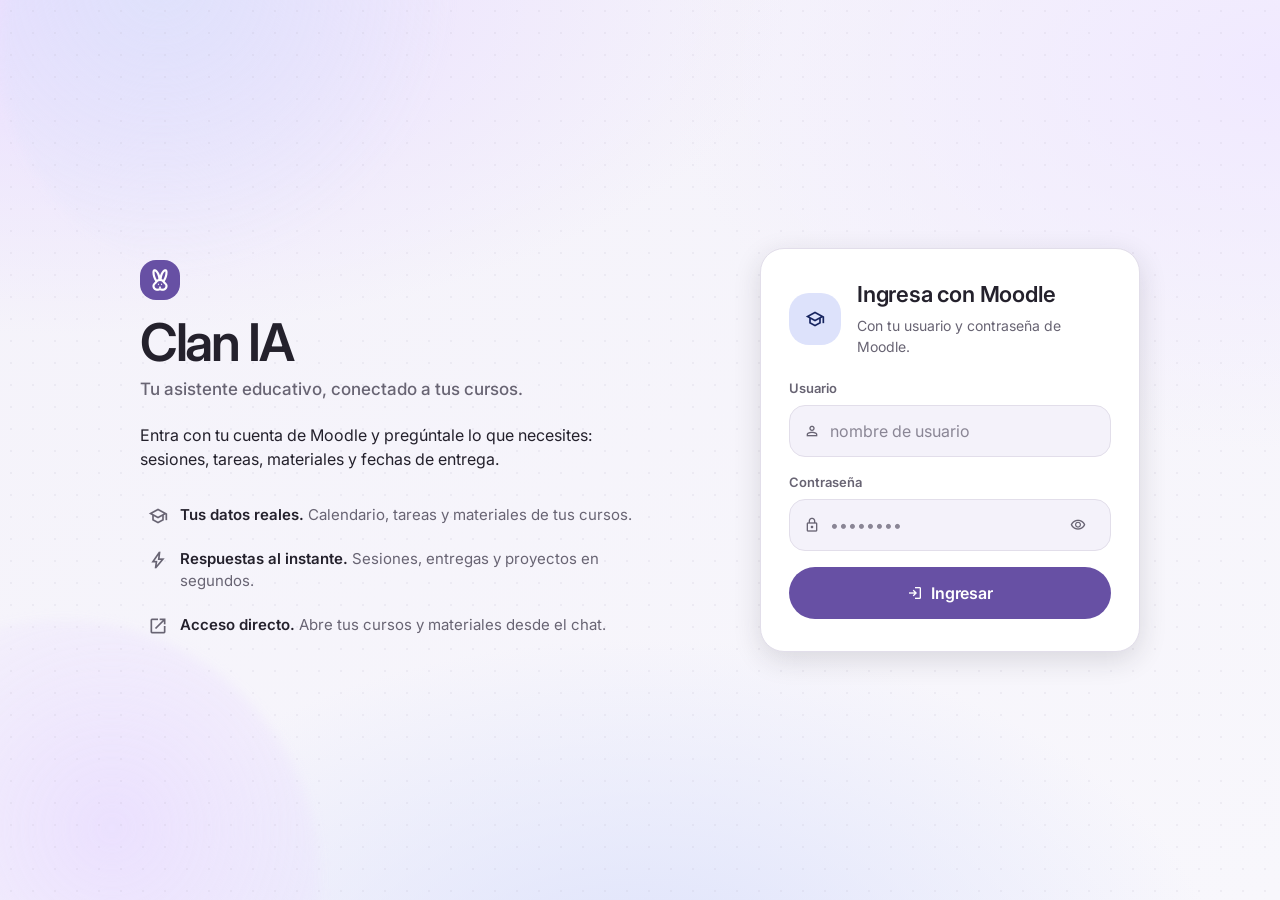
<file: index.html>
<!DOCTYPE html>
<html lang="es">
<head>
  <meta charset="UTF-8" />
  <meta name="viewport" content="width=device-width, initial-scale=1.0" />
  <title>Clan IA — Ingreso</title>
  <link rel="icon" type="image/svg+xml" href="/static/favicons/favicon.svg" />
  <link rel="icon" type="image/x-icon" href="/static/favicons/favicon.ico" />
  <link rel="apple-touch-icon" sizes="180x180" href="/static/favicons/apple-touch-icon.png" />
  <link rel="manifest" href="/static/site.webmanifest" />
  <meta name="theme-color" content="#6750A4" />
  <link rel="preconnect" href="https://fonts.googleapis.com" />
  <link rel="preconnect" href="https://fonts.gstatic.com" crossorigin />
  <link href="https://fonts.googleapis.com/css2?family=Inter:wght@400;500;600&display=swap" rel="stylesheet" />
  <link rel="stylesheet" href="https://fonts.googleapis.com/css2?family=Material+Symbols+Outlined:opsz,wght,FILL,GRAD@20..48,400..600,0,0" />
  <link rel="stylesheet" href="/static/styles/tokens.css" />
  <link rel="stylesheet" href="/static/styles/components.css" />
  <link rel="stylesheet" href="/static/styles/chat.css" />
  <link rel="stylesheet" href="/static/styles/landing.css" />
  <link rel="stylesheet" href="/static/styles/responsive.css" />
</head>
<body>
<div class="app landing" id="app">
<main class="main landing">
      <section class="landing" id="landing" aria-labelledby="landingTitle">
        <div class="landing-inner">
          <div class="landing-hero">
            <div class="logo-tile brand landing-logo" aria-hidden="true">
              <span class="logo">cruelty_free</span>
            </div>
            <h1 class="landing-title" id="landingTitle">Clan IA</h1>
            <p class="landing-subtitle">Tu asistente educativo, conectado a tus cursos.</p>
            <p class="landing-lede">Entra con tu cuenta de Moodle y pregúntale lo que necesites: sesiones, tareas,
              materiales y fechas de entrega.</p>
            <ul class="landing-points">
              <li>
                <span class="ic" aria-hidden="true">school</span>
                <span><b>Tus datos reales.</b> Calendario, tareas y materiales de tus cursos.</span>
              </li>
              <li>
                <span class="ic" aria-hidden="true">bolt</span>
                <span><b>Respuestas al instante.</b> Sesiones, entregas y proyectos en segundos.</span>
              </li>
              <li>
                <span class="ic" aria-hidden="true">open_in_new</span>
                <span><b>Acceso directo.</b> Abre tus cursos y materiales desde el chat.</span>
              </li>
            </ul>
          </div>

          <div class="landing-card">
            <div class="landing-card-head">
              <span class="exp-tile secondary"><span class="ic">school</span></span>
              <div>
                <h2 class="landing-card-title">Ingresa con Moodle</h2>
                <p class="landing-card-sub">Con tu usuario y contraseña de Moodle.</p>
              </div>
            </div>
            <form class="ui-form ui-form-settings form-expressive" id="moodleForm" autocomplete="off">
              <label class="ui-field">
                <span class="ui-label">Usuario</span>
                <span class="ui-input-wrap">
                  <span class="ic sm">person</span>
                  <input class="ui-input" id="moodleUsername" type="text" autocomplete="username" spellcheck="false"
                    placeholder="nombre de usuario" required />
                </span>
              </label>
              <label class="ui-field">
                <span class="ui-label">Contraseña</span>
                <span class="ui-input-wrap">
                  <span class="ic sm">lock</span>
                  <input class="ui-input" id="moodlePassword" type="password" autocomplete="current-password"
                    placeholder="••••••••" required />
                  <button class="ui-input-action" id="togglePassword" type="button"
                    aria-label="Mostrar contraseña" aria-pressed="false">
                    <span class="ic sm">visibility</span>
                  </button>
                </span>
              </label>
              <p class="landing-status" id="moodleStatus" role="status" aria-live="polite" hidden></p>
              <div class="landing-form-actions">
                <button type="submit" class="ui-btn ui-btn-primary"><span class="ic sm">login</span> Ingresar</button>
              </div>
            </form>
          </div>
        </div>
      </section>
</main>
</div>
  <script type="module" src="/static/js/views/register.js"></script>
</body>
</html>
</file>
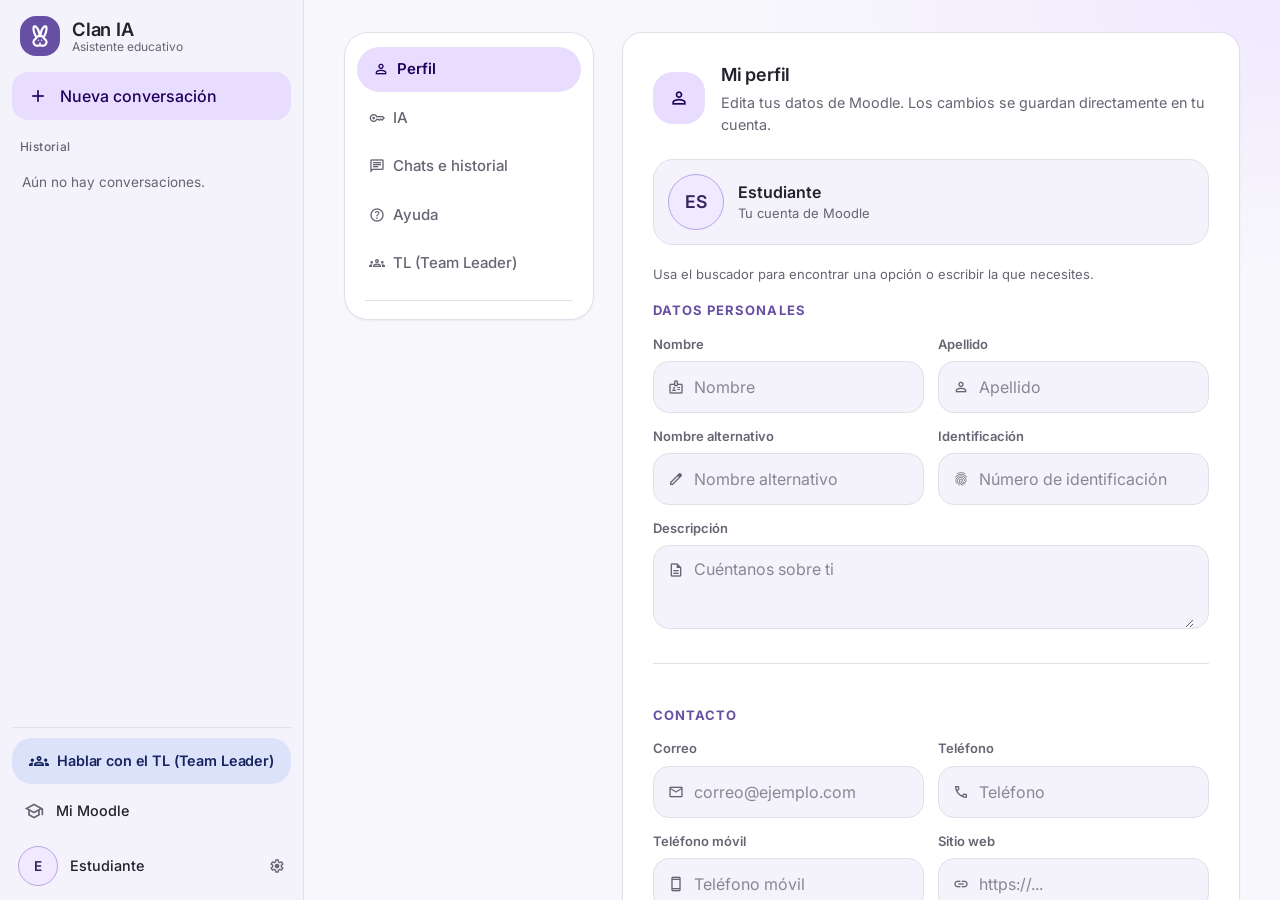
<file: settings/index.html>
<!DOCTYPE html>
<html lang="es"><head><meta charset="UTF-8" />
<meta http-equiv="refresh" content="0; url=/settings/ai/" />
<title>Clan IA — Configuración</title></head>
<body><p>Redirigiendo a <a href="/settings/ai/">configuración de IA</a>…</p>
<script>location.replace('/settings/profile/');</script></body></html>
</file>
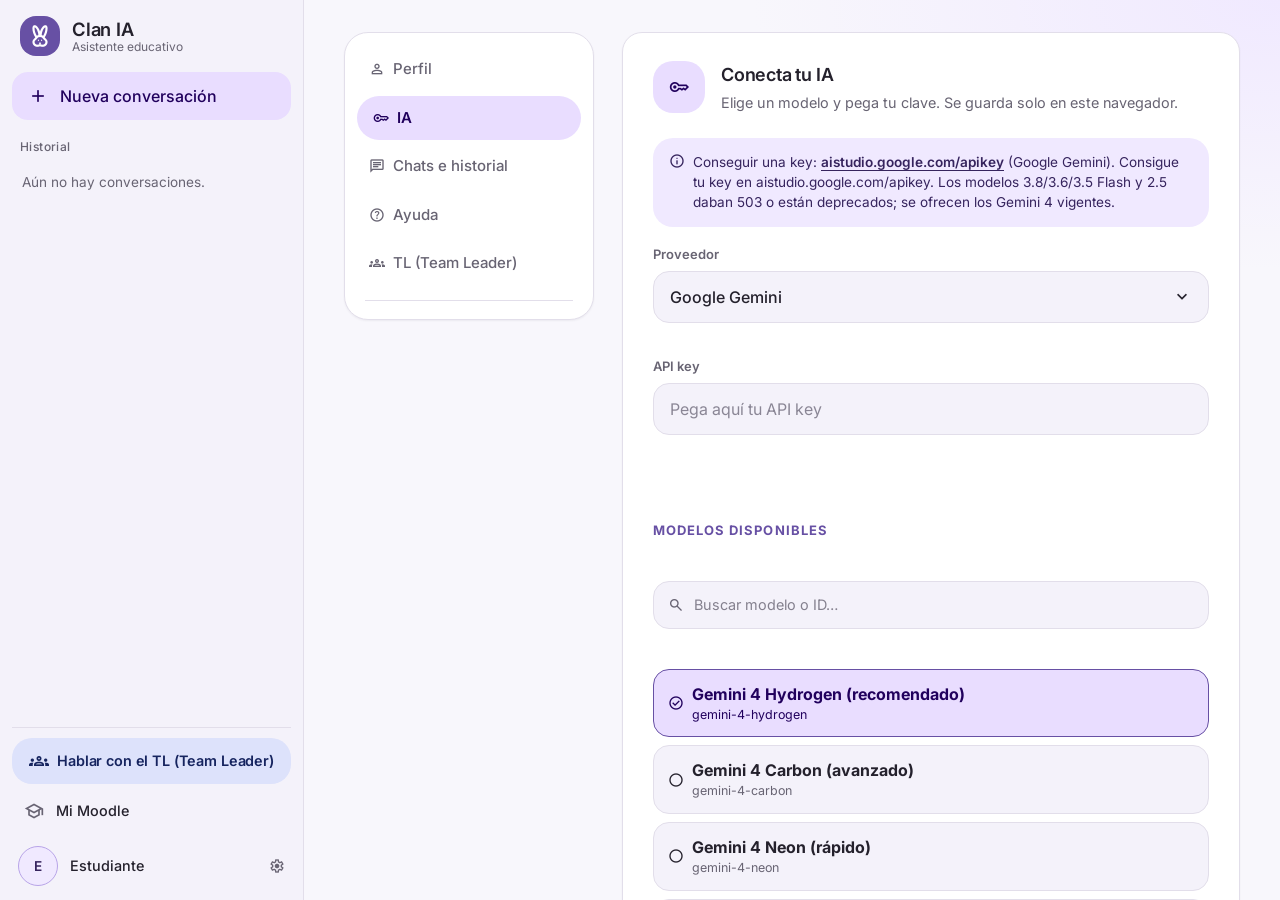
<file: settings/ai/index.html>
<!DOCTYPE html>
<html lang="es">
<head>
  <meta charset="UTF-8" />
  <meta name="viewport" content="width=device-width, initial-scale=1.0" />
  <title>Clan IA — IA</title>
  <link rel="icon" type="image/svg+xml" href="/static/favicons/favicon.svg" />
  <link rel="icon" type="image/x-icon" href="/static/favicons/favicon.ico" />
  <link rel="apple-touch-icon" sizes="180x180" href="/static/favicons/apple-touch-icon.png" />
  <link rel="manifest" href="/static/site.webmanifest" />
  <meta name="theme-color" content="#6750A4" />
  <link rel="preconnect" href="https://fonts.googleapis.com" />
  <link rel="preconnect" href="https://fonts.gstatic.com" crossorigin />
  <link href="https://fonts.googleapis.com/css2?family=Inter:wght@400;500;600&display=swap" rel="stylesheet" />
  <link rel="stylesheet" href="https://fonts.googleapis.com/css2?family=Material+Symbols+Outlined:opsz,wght,FILL,GRAD@20..48,400..600,0,0" />
  <link rel="stylesheet" href="/static/styles/tokens.css" />
  <link rel="stylesheet" href="/static/styles/components.css" />
  <link rel="stylesheet" href="/static/styles/chat.css" />
  <link rel="stylesheet" href="/static/styles/settings.css" />
  <link rel="stylesheet" href="/static/styles/responsive.css" />
</head>
<body>
<div class="app" id="app">
    <header class="mobile-topbar" id="mobileTopbar">
      <button class="logo-tile brand" id="mobileMenuBtn" type="button" aria-label="Abrir menú" aria-expanded="false"
        aria-controls="sidebar">
        <span class="logo" aria-hidden="true">cruelty_free</span>
      </button>
      <div class="brand-text">
        <span class="brand-name">Clan IA</span>
        <span class="brand-sub">Asistente educativo</span>
      </div>
      <div class="topbar-actions">
        <button class="mobile-top-icon" id="mobileNewChat" type="button" aria-label="Nueva conversación"><span
            class="ic">add</span></button>
        <button class="mobile-top-icon" id="mobileProfileBtn" type="button" aria-label="Abrir configuración de IA">
          <span class="mobile-avatar" id="mobileAvatar">ES</span>
        </button>
      </div>
    </header>
    <aside class="sidebar" id="sidebar" aria-label="Barra lateral">
      <div class="brand-row">
        <button class="logo-tile brand tip-r" id="menuToggle" type="button" aria-label="Desplegar menú lateral"
          aria-expanded="false" aria-controls="sidebar" data-tip="Menú lateral">
          <span class="logo" aria-hidden="true">cruelty_free</span>
        </button>
        <div class="brand-text">
          <span class="brand-name">Clan IA</span>
          <span class="brand-sub">Asistente educativo</span>
        </div>
      </div>

      <button class="new-chat" id="newChat"><span class="ic">add</span><span class="label">Nueva
          conversación</span></button>

      <div class="section-label">Historial</div>
      <nav class="history" id="history" aria-label="Historial de conversaciones"></nav>

      <div class="sidebar-footer">
        <a class="btn btn-tonal block" id="tlBtnSide" href="/settings/tl/"><span class="ic">groups</span><span class="label">Hablar con
            el TL (Team Leader)</span></a>
        <a class="nav-item" id="moodleBtnSide" href="https://moodle.riwi.io/my/" target="_blank" rel="noopener"><span class="ic">school</span><span class="label">Mi
            Moodle</span></a>
        <a class="nav-item" id="logoutBtnSide" href="/" hidden><span class="ic">logout</span><span
            class="label">Cerrar sesión de Moodle</span></a>
        <a class="profile" id="profileBtn" href="/settings/profile/"
          title="Abrir configuración de IA (se guarda en este navegador)"
          aria-label="Abrir configuración de IA del perfil">
          <div class="avatar-user" id="userAvatar" aria-hidden="true">ES</div>
          <div class="profile-text">
            <span class="profile-name" id="profileName">Estudiante</span>
          </div>
          <span class="ic sm profile-cog" aria-hidden="true">settings</span>
        </a>
      </div>
    </aside>
    <div class="scrim" id="scrim"></div>

<main class="main settings-main">
  <div class="settings-layout">
    <nav class="settings-nav" aria-label="Menú de configuración">
        <a class="settings-nav-item" href="/settings/profile/"><span class="ic sm">person</span><span>Perfil</span></a>
        <a class="settings-nav-item active" href="/settings/ai/" aria-current="page"><span class="ic sm">key</span><span>IA</span></a>
        <a class="settings-nav-item" href="/settings/chats/" aria-current="false"><span class="ic sm">chat</span><span>Chats e historial</span></a>
        <a class="settings-nav-item" href="/settings/help/" aria-current="false"><span class="ic sm">help</span><span>Ayuda</span></a>
        <a class="settings-nav-item" href="/settings/tl/" aria-current="false"><span class="ic sm">groups</span><span>TL (Team Leader)</span></a>
      <hr class="settings-nav-sep" />
      <button class="settings-nav-item danger" id="settingsLogout" type="button"><span class="ic sm">logout</span><span>Cerrar sesión</span></button>
    </nav>
    <div class="settings-panels">
<div class="settings-panel" role="tabpanel">

            <div class="exp-panel-head exp-animate">
              <span class="exp-tile"><span class="ic">key</span></span>
              <div>
                <h2>Conecta tu IA</h2>
                <p>Elige un modelo y pega tu clave. Se guarda solo en este navegador.</p>
              </div>
            </div>
            <div class="note" id="aiKeyHint"><span class="ic sm">info</span><span>Conseguir una key. Usa una key de prueba restringida.</span></div>
            <form class="ui-form ui-form-settings form-expressive" id="settingsForm" autocomplete="off">
              <div class="ui-field">
                <span class="ui-label">Proveedor</span>
                <div class="ui-select-custom">
                  <button type="button" class="ui-select-trigger" aria-haspopup="listbox" aria-expanded="false">
                    <span class="ui-select-value">Google Gemini</span><span class="ic">expand_more</span>
                  </button>
                  <div class="ui-select-menu" role="listbox" hidden></div>
                </div>
                <select class="ui-select-native" id="aiProvider" hidden>
                  <option value="gemini">Google Gemini</option>
                  <option value="openrouter">OpenRouter</option>
                  <option value="groq">Groq</option>
                  <option value="cerebras">Cerebras</option>
                  <option value="mistral">Mistral AI</option>
                  <option value="huggingface">Hugging Face</option>
                </select>
              </div>
              <label class="ui-field">
                <span class="ui-label">API key</span>
                <input class="ui-input" id="aiKey" type="password" placeholder="Pega aquí tu API key" spellcheck="false" />
                <div class="key-status" id="aiKeyStatus" role="status" aria-live="polite"></div>
              </label>
              <label class="ui-field" id="customModelField" hidden>
                <span class="ui-label">ID del modelo</span>
                <input class="ui-input" id="aiModelCustom" type="text" spellcheck="false" placeholder="Escribe el ID exacto" />
              </label>
              <p class="exp-section-title">Modelos disponibles</p>
              <select class="ui-select-native" id="aiModel" hidden></select>
              <div class="exp-model-search">
                <span class="ic sm">search</span>
                <input id="aiModelSearch" type="search" autocomplete="off" placeholder="Buscar modelo o ID…" aria-label="Buscar modelo" />
              </div>
              <div class="exp-model-list" id="aiModelList"></div>
              <div class="modal-actions column">
                <button type="button" class="ui-btn ui-btn-danger" id="aiClear" hidden>Quitar key</button>
                <button type="submit" class="ui-btn ui-btn-primary">Guardar</button>
              </div>
            </form>
            <div class="exp-callout"><b>Privacidad primero</b>Tu clave nunca se almacena en un servidor: se guarda solo en este navegador y las peticiones van directas al proveedor que elijas.</div>
          </div>
    </div>
  </div>
</main>
</div>
  <script type="module" src="/static/js/views/settings.js"></script>
</body>
</html>
</file>
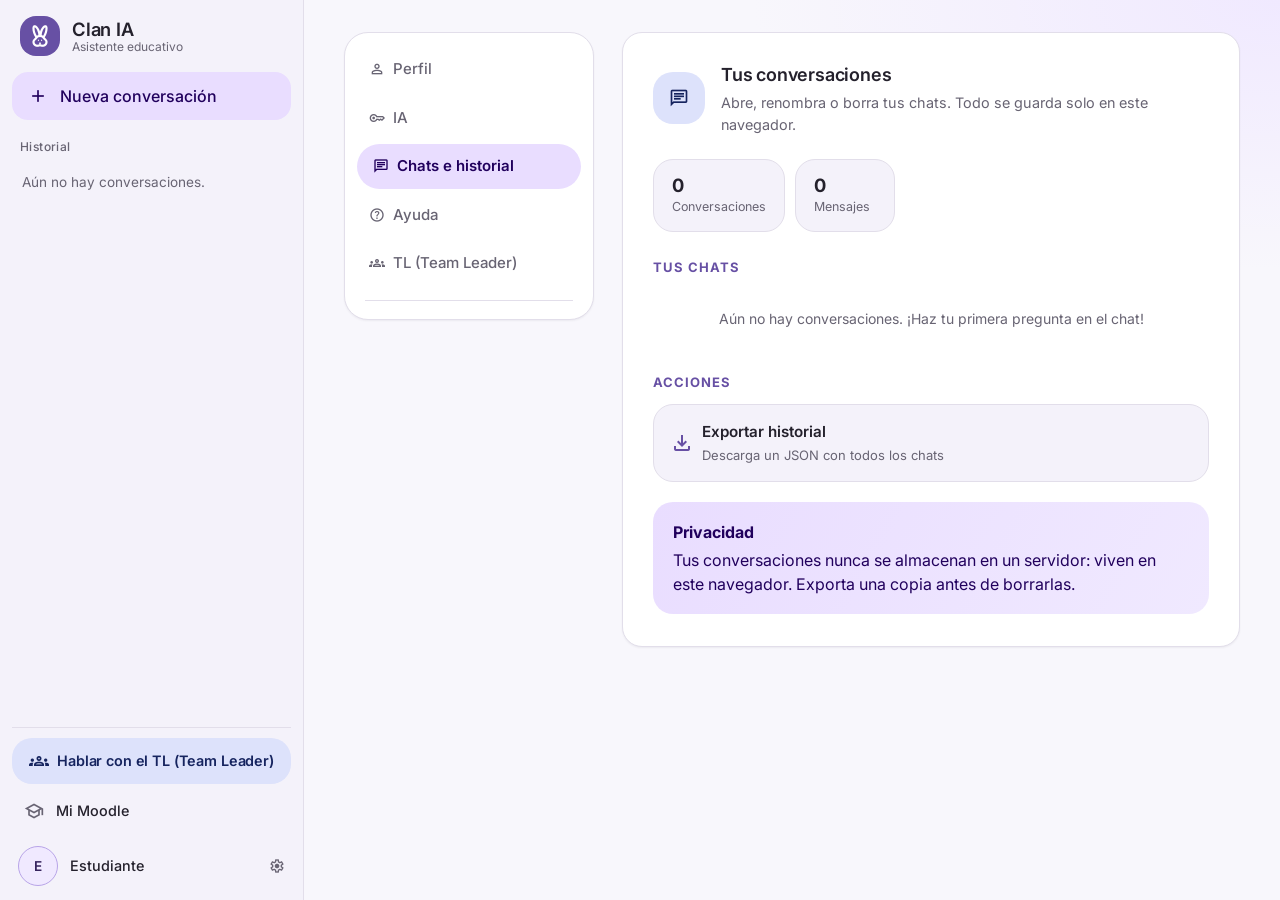
<file: settings/chats/index.html>
<!DOCTYPE html>
<html lang="es">
<head>
  <meta charset="UTF-8" />
  <meta name="viewport" content="width=device-width, initial-scale=1.0" />
  <title>Clan IA — Chats e historial</title>
  <link rel="icon" type="image/svg+xml" href="/static/favicons/favicon.svg" />
  <link rel="icon" type="image/x-icon" href="/static/favicons/favicon.ico" />
  <link rel="apple-touch-icon" sizes="180x180" href="/static/favicons/apple-touch-icon.png" />
  <link rel="manifest" href="/static/site.webmanifest" />
  <meta name="theme-color" content="#6750A4" />
  <link rel="preconnect" href="https://fonts.googleapis.com" />
  <link rel="preconnect" href="https://fonts.gstatic.com" crossorigin />
  <link href="https://fonts.googleapis.com/css2?family=Inter:wght@400;500;600&display=swap" rel="stylesheet" />
  <link rel="stylesheet" href="https://fonts.googleapis.com/css2?family=Material+Symbols+Outlined:opsz,wght,FILL,GRAD@20..48,400..600,0,0" />
  <link rel="stylesheet" href="/static/styles/tokens.css" />
  <link rel="stylesheet" href="/static/styles/components.css" />
  <link rel="stylesheet" href="/static/styles/chat.css" />
  <link rel="stylesheet" href="/static/styles/settings.css" />
  <link rel="stylesheet" href="/static/styles/responsive.css" />
</head>
<body>
<div class="app" id="app">
    <header class="mobile-topbar" id="mobileTopbar">
      <button class="logo-tile brand" id="mobileMenuBtn" type="button" aria-label="Abrir menú" aria-expanded="false"
        aria-controls="sidebar">
        <span class="logo" aria-hidden="true">cruelty_free</span>
      </button>
      <div class="brand-text">
        <span class="brand-name">Clan IA</span>
        <span class="brand-sub">Asistente educativo</span>
      </div>
      <div class="topbar-actions">
        <button class="mobile-top-icon" id="mobileNewChat" type="button" aria-label="Nueva conversación"><span
            class="ic">add</span></button>
        <button class="mobile-top-icon" id="mobileProfileBtn" type="button" aria-label="Abrir configuración de IA">
          <span class="mobile-avatar" id="mobileAvatar">ES</span>
        </button>
      </div>
    </header>
    <aside class="sidebar" id="sidebar" aria-label="Barra lateral">
      <div class="brand-row">
        <button class="logo-tile brand tip-r" id="menuToggle" type="button" aria-label="Desplegar menú lateral"
          aria-expanded="false" aria-controls="sidebar" data-tip="Menú lateral">
          <span class="logo" aria-hidden="true">cruelty_free</span>
        </button>
        <div class="brand-text">
          <span class="brand-name">Clan IA</span>
          <span class="brand-sub">Asistente educativo</span>
        </div>
      </div>

      <button class="new-chat" id="newChat"><span class="ic">add</span><span class="label">Nueva
          conversación</span></button>

      <div class="section-label">Historial</div>
      <nav class="history" id="history" aria-label="Historial de conversaciones"></nav>

      <div class="sidebar-footer">
        <a class="btn btn-tonal block" id="tlBtnSide" href="/settings/tl/"><span class="ic">groups</span><span class="label">Hablar con
            el TL (Team Leader)</span></a>
        <a class="nav-item" id="moodleBtnSide" href="https://moodle.riwi.io/my/" target="_blank" rel="noopener"><span class="ic">school</span><span class="label">Mi
            Moodle</span></a>
        <a class="nav-item" id="logoutBtnSide" href="/" hidden><span class="ic">logout</span><span
            class="label">Cerrar sesión de Moodle</span></a>
        <a class="profile" id="profileBtn" href="/settings/profile/"
          title="Abrir configuración de IA (se guarda en este navegador)"
          aria-label="Abrir configuración de IA del perfil">
          <div class="avatar-user" id="userAvatar" aria-hidden="true">ES</div>
          <div class="profile-text">
            <span class="profile-name" id="profileName">Estudiante</span>
          </div>
          <span class="ic sm profile-cog" aria-hidden="true">settings</span>
        </a>
      </div>
    </aside>
    <div class="scrim" id="scrim"></div>

<main class="main settings-main">
  <div class="settings-layout">
    <nav class="settings-nav" aria-label="Menú de configuración">
        <a class="settings-nav-item" href="/settings/profile/"><span class="ic sm">person</span><span>Perfil</span></a>
        <a class="settings-nav-item" href="/settings/ai/" aria-current="false"><span class="ic sm">key</span><span>IA</span></a>
        <a class="settings-nav-item active" href="/settings/chats/" aria-current="page"><span class="ic sm">chat</span><span>Chats e historial</span></a>
        <a class="settings-nav-item" href="/settings/help/" aria-current="false"><span class="ic sm">help</span><span>Ayuda</span></a>
        <a class="settings-nav-item" href="/settings/tl/" aria-current="false"><span class="ic sm">groups</span><span>TL (Team Leader)</span></a>
      <hr class="settings-nav-sep" />
      <button class="settings-nav-item danger" id="settingsLogout" type="button"><span class="ic sm">logout</span><span>Cerrar sesión</span></button>
    </nav>
    <div class="settings-panels">
<div class="settings-panel" role="tabpanel">

            <div class="exp-panel-head exp-animate">
              <span class="exp-tile secondary"><span class="ic">chat</span></span>
              <div>
                <h2>Tus conversaciones</h2>
                <p>Abre, renombra o borra tus chats. Todo se guarda solo en este navegador.</p>
              </div>
            </div>
            <div class="settings-stats" id="historyStats"></div>
            <p class="exp-section-title">Tus chats</p>
            <div class="exp-model-search" id="historySearchWrap">
              <span class="ic sm">search</span>
              <input id="historySearch" type="search" autocomplete="off" placeholder="Buscar conversación…" aria-label="Buscar conversación" />
            </div>
            <div class="history-list" id="historyList"></div>
            <p class="exp-section-title">Acciones</p>
            <div class="exp-actions-column">
              <button class="exp-action" type="button" id="exportHistory">
                <span class="ic">download</span>
                <span><b>Exportar historial</b><small>Descarga un JSON con todos los chats</small></span>
              </button>
              <button class="exp-action" type="button" id="deleteCurrent">
                <span class="ic">delete</span>
                <span><b>Borrar conversación actual</b><small>Quita solo el chat que estás viendo</small></span>
              </button>
              <button class="exp-action danger" type="button" id="clearHistory">
                <span class="ic">delete_sweep</span>
                <span><b>Borrar todo el historial</b><small>Elimina todas las conversaciones guardadas</small></span>
              </button>
            </div>
            <div class="exp-callout"><b>Privacidad</b>Tus conversaciones nunca se almacenan en un servidor: viven en este navegador. Exporta una copia antes de borrarlas.</div>
          </div>
    </div>
  </div>

  <div class="modal" id="confirmModal" role="dialog" aria-modal="true" aria-labelledby="confirmTitle" hidden>
    <div class="modal-card">
      <button class="icon-btn modal-close" data-close aria-label="Cancelar cambio"><span class="ic">close</span></button>
      <div class="modal-head">
        <div class="modal-ico"><span class="ic lg">verified_user</span></div>
        <h2 id="confirmTitle">Confirmar eliminación</h2>
      </div>
      <p id="confirmText"></p>
      <div class="note"><span class="ic sm">info</span><span>Esta acción no se puede deshacer.</span></div>
      <div class="modal-actions"><button class="btn btn-tonal" data-confirm="no">Cancelar</button><button class="btn btn-filled" data-confirm="yes">Eliminar</button></div>
    </div>
  </div>
  <div class="history-rename" id="renameModal" hidden>
    <div class="history-rename-card" role="dialog" aria-modal="true" aria-labelledby="renameTitle">
      <h2 id="renameTitle">Renombrar conversación</h2>
      <input class="ui-input" id="renameInput" type="text" maxlength="80" aria-label="Nuevo nombre" />
      <div class="modal-actions">
        <button type="button" class="ui-btn ui-btn-tertiary" id="renameCancel">Cancelar</button>
        <button type="button" class="ui-btn ui-btn-primary" id="renameConfirm">Guardar</button>
      </div>
    </div>
  </div>
  <div class="history-toast" id="historyToast" role="status" aria-live="polite" hidden></div>
</main>
</div>
  <script type="module" src="/static/js/views/settings.js"></script>
</body>
</html>
</file>
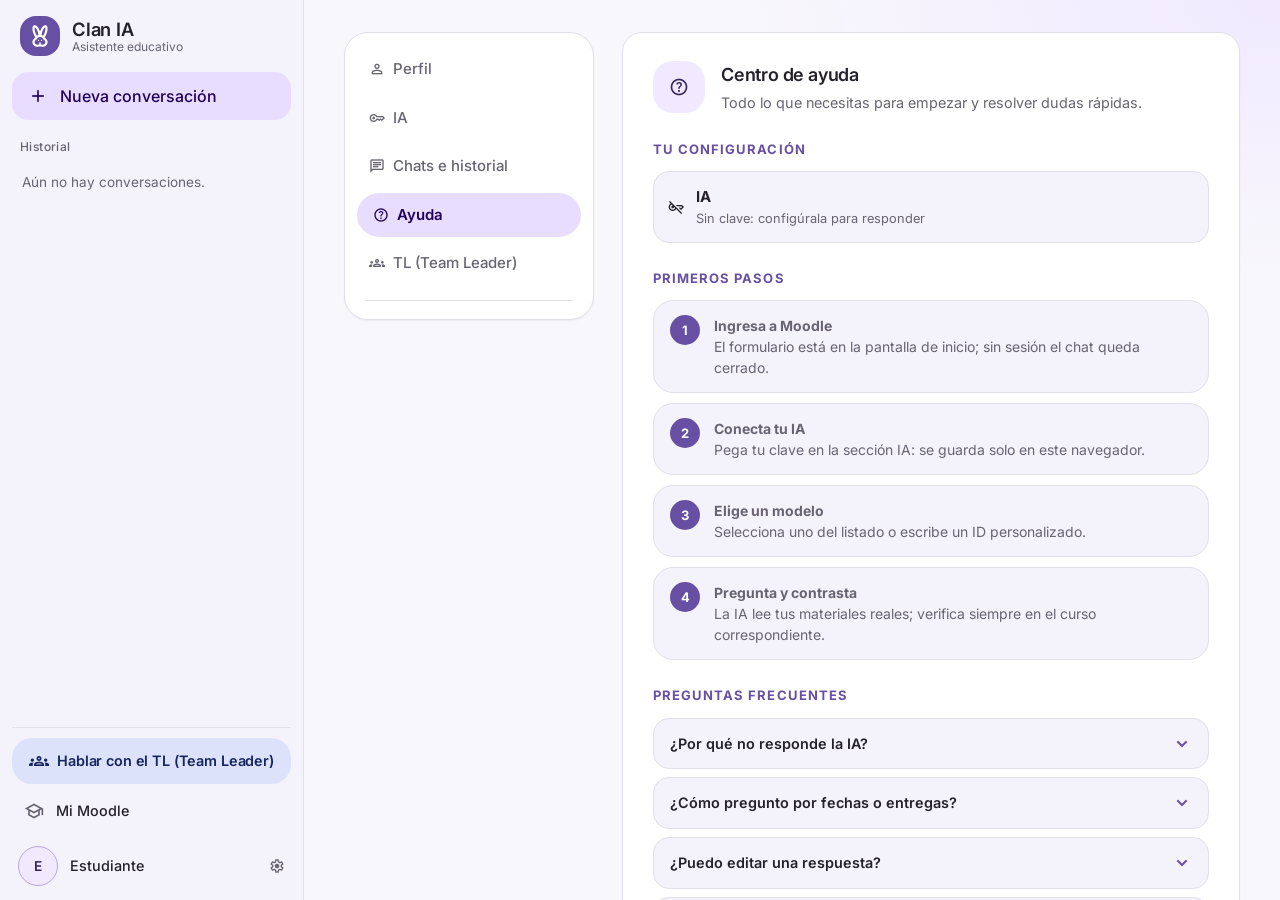
<file: settings/help/index.html>
<!DOCTYPE html>
<html lang="es">
<head>
  <meta charset="UTF-8" />
  <meta name="viewport" content="width=device-width, initial-scale=1.0" />
  <title>Clan IA — Ayuda</title>
  <link rel="icon" type="image/svg+xml" href="/static/favicons/favicon.svg" />
  <link rel="icon" type="image/x-icon" href="/static/favicons/favicon.ico" />
  <link rel="apple-touch-icon" sizes="180x180" href="/static/favicons/apple-touch-icon.png" />
  <link rel="manifest" href="/static/site.webmanifest" />
  <meta name="theme-color" content="#6750A4" />
  <link rel="preconnect" href="https://fonts.googleapis.com" />
  <link rel="preconnect" href="https://fonts.gstatic.com" crossorigin />
  <link href="https://fonts.googleapis.com/css2?family=Inter:wght@400;500;600&display=swap" rel="stylesheet" />
  <link rel="stylesheet" href="https://fonts.googleapis.com/css2?family=Material+Symbols+Outlined:opsz,wght,FILL,GRAD@20..48,400..600,0,0" />
  <link rel="stylesheet" href="/static/styles/tokens.css" />
  <link rel="stylesheet" href="/static/styles/components.css" />
  <link rel="stylesheet" href="/static/styles/chat.css" />
  <link rel="stylesheet" href="/static/styles/settings.css" />
  <link rel="stylesheet" href="/static/styles/responsive.css" />
</head>
<body>
<div class="app" id="app">
    <header class="mobile-topbar" id="mobileTopbar">
      <button class="logo-tile brand" id="mobileMenuBtn" type="button" aria-label="Abrir menú" aria-expanded="false"
        aria-controls="sidebar">
        <span class="logo" aria-hidden="true">cruelty_free</span>
      </button>
      <div class="brand-text">
        <span class="brand-name">Clan IA</span>
        <span class="brand-sub">Asistente educativo</span>
      </div>
      <div class="topbar-actions">
        <button class="mobile-top-icon" id="mobileNewChat" type="button" aria-label="Nueva conversación"><span
            class="ic">add</span></button>
        <button class="mobile-top-icon" id="mobileProfileBtn" type="button" aria-label="Abrir configuración de IA">
          <span class="mobile-avatar" id="mobileAvatar">ES</span>
        </button>
      </div>
    </header>
    <aside class="sidebar" id="sidebar" aria-label="Barra lateral">
      <div class="brand-row">
        <button class="logo-tile brand tip-r" id="menuToggle" type="button" aria-label="Desplegar menú lateral"
          aria-expanded="false" aria-controls="sidebar" data-tip="Menú lateral">
          <span class="logo" aria-hidden="true">cruelty_free</span>
        </button>
        <div class="brand-text">
          <span class="brand-name">Clan IA</span>
          <span class="brand-sub">Asistente educativo</span>
        </div>
      </div>

      <button class="new-chat" id="newChat"><span class="ic">add</span><span class="label">Nueva
          conversación</span></button>

      <div class="section-label">Historial</div>
      <nav class="history" id="history" aria-label="Historial de conversaciones"></nav>

      <div class="sidebar-footer">
        <a class="btn btn-tonal block" id="tlBtnSide" href="/settings/tl/"><span class="ic">groups</span><span class="label">Hablar con
            el TL (Team Leader)</span></a>
        <a class="nav-item" id="moodleBtnSide" href="https://moodle.riwi.io/my/" target="_blank" rel="noopener"><span class="ic">school</span><span class="label">Mi
            Moodle</span></a>
        <a class="nav-item" id="logoutBtnSide" href="/" hidden><span class="ic">logout</span><span
            class="label">Cerrar sesión de Moodle</span></a>
        <a class="profile" id="profileBtn" href="/settings/profile/"
          title="Abrir configuración de IA (se guarda en este navegador)"
          aria-label="Abrir configuración de IA del perfil">
          <div class="avatar-user" id="userAvatar" aria-hidden="true">ES</div>
          <div class="profile-text">
            <span class="profile-name" id="profileName">Estudiante</span>
          </div>
          <span class="ic sm profile-cog" aria-hidden="true">settings</span>
        </a>
      </div>
    </aside>
    <div class="scrim" id="scrim"></div>

<main class="main settings-main">
  <div class="settings-layout">
    <nav class="settings-nav" aria-label="Menú de configuración">
        <a class="settings-nav-item" href="/settings/profile/"><span class="ic sm">person</span><span>Perfil</span></a>
        <a class="settings-nav-item" href="/settings/ai/" aria-current="false"><span class="ic sm">key</span><span>IA</span></a>
        <a class="settings-nav-item" href="/settings/chats/" aria-current="false"><span class="ic sm">chat</span><span>Chats e historial</span></a>
        <a class="settings-nav-item active" href="/settings/help/" aria-current="page"><span class="ic sm">help</span><span>Ayuda</span></a>
        <a class="settings-nav-item" href="/settings/tl/" aria-current="false"><span class="ic sm">groups</span><span>TL (Team Leader)</span></a>
      <hr class="settings-nav-sep" />
      <button class="settings-nav-item danger" id="settingsLogout" type="button"><span class="ic sm">logout</span><span>Cerrar sesión</span></button>
    </nav>
    <div class="settings-panels">
<div class="settings-panel" role="tabpanel">

            <div class="exp-panel-head exp-animate">
              <span class="exp-tile tertiary"><span class="ic">help</span></span>
              <div>
                <h2>Centro de ayuda</h2>
                <p>Todo lo que necesitas para empezar y resolver dudas rápidas.</p>
              </div>
            </div>
            <p class="exp-section-title">Tu configuración</p>
            <div class="exp-status-grid" id="helpStatus">
              <div class="exp-status-item" id="helpIa"><span class="ic sm">key</span><span><b>IA</b><small>Revisando…</small></span></div>
            </div>
            <p class="exp-section-title">Primeros pasos</p>
            <ol class="exp-steps">
              <li class="exp-step"><span class="exp-num">1</span><span><b>Ingresa a Moodle</b><span>El formulario está en la pantalla de inicio; sin sesión el chat queda cerrado.</span></span></li>
              <li class="exp-step"><span class="exp-num">2</span><span><b>Conecta tu IA</b><span>Pega tu clave en la sección IA: se guarda solo en este navegador.</span></span></li>
              <li class="exp-step"><span class="exp-num">3</span><span><b>Elige un modelo</b><span>Selecciona uno del listado o escribe un ID personalizado.</span></span></li>
              <li class="exp-step"><span class="exp-num">4</span><span><b>Pregunta y contrasta</b><span>La IA lee tus materiales reales; verifica siempre en el curso correspondiente.</span></span></li>
            </ol>
            <p class="exp-section-title">Preguntas frecuentes</p>
            <div class="exp-faq-list">
              <details class="exp-faq"><summary>¿Por qué no responde la IA?</summary><p>Revisa que la clave sea válida y que los servicios web de Moodle estén activos. En IA verás el estado de tu clave.</p></details>
              <details class="exp-faq"><summary>¿Cómo pregunto por fechas o entregas?</summary><p>Pregunta por «próxima sesión», «calendario» o «tareas pendientes». La IA consulta Moodle en el momento.</p></details>
              <details class="exp-faq"><summary>¿Puedo editar una respuesta?</summary><p>Sí. Al editar se crea una rama nueva y puedes comparar versiones con el selector de ramas.</p></details>
              <details class="exp-faq"><summary>¿Qué temas se derivan al TL?</summary><p>Salud, calificaciones, situaciones personales y decisiones sobre otras personas no se envían a la IA.</p></details>
            </div>
            <div class="exp-callout"><b>Privacidad</b>Clan IA responde solo con la IA configurada y los datos leídos de tu Moodle. Nada se almacena en un servidor propio.</div>
            <div class="modal-actions">
              <button class="ui-btn ui-btn-secondary" type="button" data-settings-tab="ia"><span class="ic">key</span>Configurar IA</button>
              <button class="ui-btn ui-btn-primary" type="button" data-settings-tab="tl"><span class="ic">groups</span>Hablar con el TL (Team Leader)</button>
            </div>
          </div>
    </div>
  </div>
</main>
</div>
  <script type="module" src="/static/js/views/settings.js"></script>
</body>
</html>
</file>
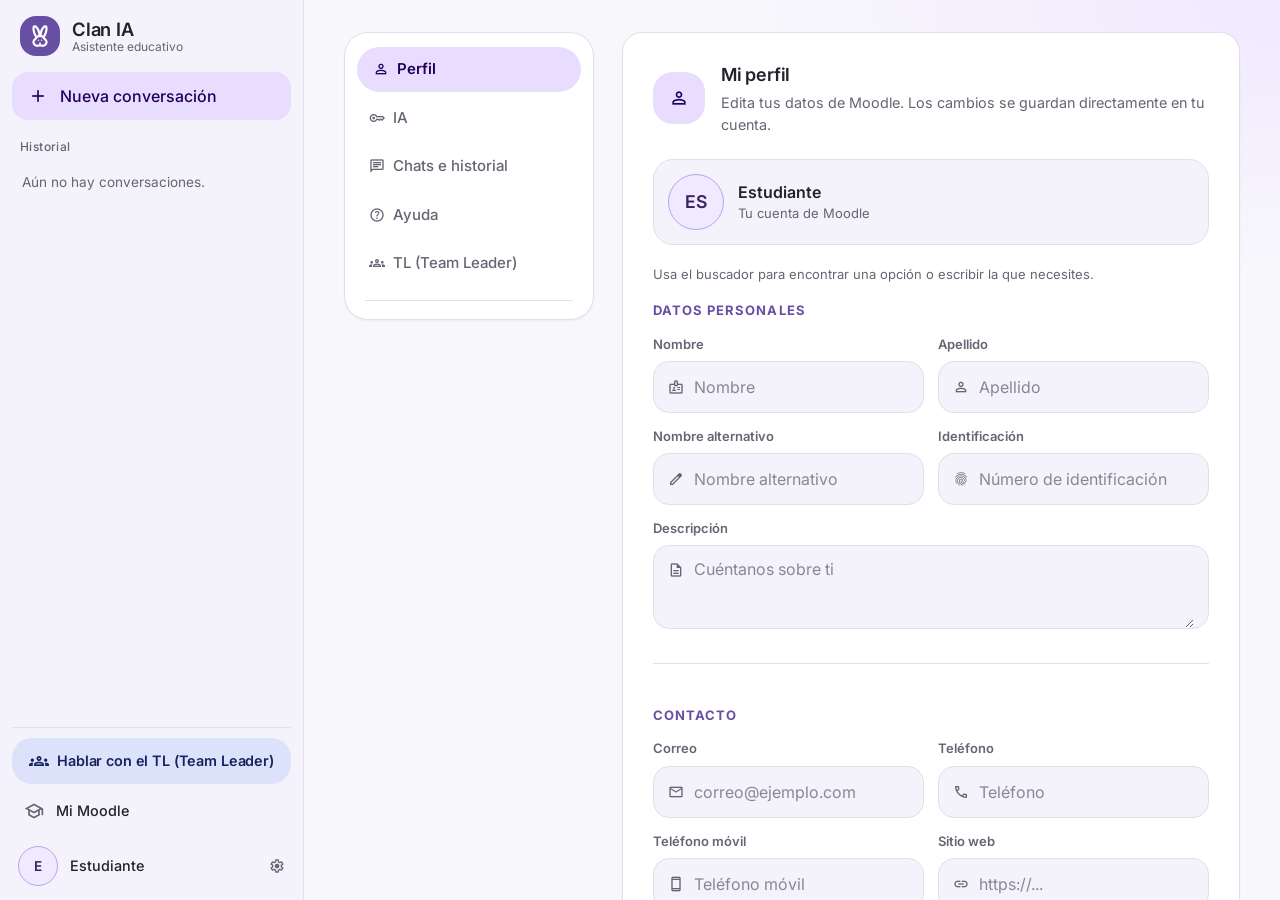
<file: settings/profile/index.html>
<!DOCTYPE html>
<html lang="es">
<head>
  <meta charset="UTF-8" />
  <meta name="viewport" content="width=device-width, initial-scale=1.0" />
  <title>Clan IA — IA</title>
  <link rel="icon" type="image/svg+xml" href="/static/favicons/favicon.svg" />
  <link rel="icon" type="image/x-icon" href="/static/favicons/favicon.ico" />
  <link rel="apple-touch-icon" sizes="180x180" href="/static/favicons/apple-touch-icon.png" />
  <link rel="manifest" href="/static/site.webmanifest" />
  <meta name="theme-color" content="#6750A4" />
  <link rel="preconnect" href="https://fonts.googleapis.com" />
  <link rel="preconnect" href="https://fonts.gstatic.com" crossorigin />
  <link href="https://fonts.googleapis.com/css2?family=Inter:wght@400;500;600&display=swap" rel="stylesheet" />
  <link rel="stylesheet" href="https://fonts.googleapis.com/css2?family=Material+Symbols+Outlined:opsz,wght,FILL,GRAD@20..48,400..600,0,0" />
  <link rel="stylesheet" href="/static/styles/tokens.css" />
  <link rel="stylesheet" href="/static/styles/components.css" />
  <link rel="stylesheet" href="/static/styles/chat.css" />
  <link rel="stylesheet" href="/static/styles/settings.css" />
  <link rel="stylesheet" href="/static/styles/responsive.css" />
</head>
<body>
<div class="app" id="app">
    <header class="mobile-topbar" id="mobileTopbar">
      <button class="logo-tile brand" id="mobileMenuBtn" type="button" aria-label="Abrir menú" aria-expanded="false"
        aria-controls="sidebar">
        <span class="logo" aria-hidden="true">cruelty_free</span>
      </button>
      <div class="brand-text">
        <span class="brand-name">Clan IA</span>
        <span class="brand-sub">Asistente educativo</span>
      </div>
      <div class="topbar-actions">
        <button class="mobile-top-icon" id="mobileNewChat" type="button" aria-label="Nueva conversación"><span
            class="ic">add</span></button>
        <button class="mobile-top-icon" id="mobileProfileBtn" type="button" aria-label="Abrir configuración de IA">
          <span class="mobile-avatar" id="mobileAvatar">ES</span>
        </button>
      </div>
    </header>
    <aside class="sidebar" id="sidebar" aria-label="Barra lateral">
      <div class="brand-row">
        <button class="logo-tile brand tip-r" id="menuToggle" type="button" aria-label="Desplegar menú lateral"
          aria-expanded="false" aria-controls="sidebar" data-tip="Menú lateral">
          <span class="logo" aria-hidden="true">cruelty_free</span>
        </button>
        <div class="brand-text">
          <span class="brand-name">Clan IA</span>
          <span class="brand-sub">Asistente educativo</span>
        </div>
      </div>

      <button class="new-chat" id="newChat"><span class="ic">add</span><span class="label">Nueva
          conversación</span></button>

      <div class="section-label">Historial</div>
      <nav class="history" id="history" aria-label="Historial de conversaciones"></nav>

      <div class="sidebar-footer">
        <a class="btn btn-tonal block" id="tlBtnSide" href="/settings/tl/"><span class="ic">groups</span><span class="label">Hablar con
            el TL (Team Leader)</span></a>
        <a class="nav-item" id="moodleBtnSide" href="https://moodle.riwi.io/my/" target="_blank" rel="noopener"><span class="ic">school</span><span class="label">Mi
            Moodle</span></a>
        <a class="nav-item" id="logoutBtnSide" href="/" hidden><span class="ic">logout</span><span
            class="label">Cerrar sesión de Moodle</span></a>
        <a class="profile" id="profileBtn" href="/settings/profile/"
          title="Abrir configuración de IA (se guarda en este navegador)"
          aria-label="Abrir configuración de IA del perfil">
          <div class="avatar-user" id="userAvatar" aria-hidden="true">ES</div>
          <div class="profile-text">
            <span class="profile-name" id="profileName">Estudiante</span>
          </div>
          <span class="ic sm profile-cog" aria-hidden="true">settings</span>
        </a>
      </div>
    </aside>
    <div class="scrim" id="scrim"></div>

<main class="main settings-main">
  <div class="settings-layout">
    <nav class="settings-nav" aria-label="Menú de configuración">
        <a class="settings-nav-item active" href="/settings/profile/" aria-current="page"><span class="ic sm">person</span><span>Perfil</span></a>
        <a class="settings-nav-item" href="/settings/ai/" aria-current="false"><span class="ic sm">key</span><span>IA</span></a>
        <a class="settings-nav-item" href="/settings/chats/" aria-current="false"><span class="ic sm">chat</span><span>Chats e historial</span></a>
        <a class="settings-nav-item" href="/settings/help/" aria-current="false"><span class="ic sm">help</span><span>Ayuda</span></a>
        <a class="settings-nav-item" href="/settings/tl/" aria-current="false"><span class="ic sm">groups</span><span>TL (Team Leader)</span></a>
      <hr class="settings-nav-sep" />
      <button class="settings-nav-item danger" id="settingsLogout" type="button"><span class="ic sm">logout</span><span>Cerrar sesión</span></button>
    </nav>
    <div class="settings-panels">
<div class="settings-panel" role="tabpanel">
            <div class="exp-panel-head exp-animate">
              <span class="exp-tile"><span class="ic">person</span></span>
              <div>
                <h2>Mi perfil</h2>
                <p>Edita tus datos de Moodle. Los cambios se guardan directamente en tu cuenta.</p>
              </div>
            </div>
            <div class="profile-preview">
              <div class="avatar-user" id="profileAvatar" aria-hidden="true">ES</div>
              <div>
                <b id="profileFullName">Estudiante</b>
                <small id="profileUsername">Tu cuenta de Moodle</small>
              </div>
            </div>
            <p class="ui-hint" id="profileOptionsInfo"></p>
            <form class="ui-form ui-form-settings form-expressive" id="profileForm">
              <section class="profile-group">
                <h3 class="exp-section-title">Datos personales</h3>
                <div class="profile-grid">
                  <label class="ui-field">
                    <span class="ui-label">Nombre</span>
                    <span class="ui-input-wrap"><span class="ic sm">badge</span><input class="ui-input" id="profileFirstname" type="text" autocomplete="given-name" placeholder="Nombre" /></span>
                  </label>
                  <label class="ui-field">
                    <span class="ui-label">Apellido</span>
                    <span class="ui-input-wrap"><span class="ic sm">person_outline</span><input class="ui-input" id="profileLastname" type="text" autocomplete="family-name" placeholder="Apellido" /></span>
                  </label>
                  <label class="ui-field">
                    <span class="ui-label">Nombre alternativo</span>
                    <span class="ui-input-wrap"><span class="ic sm">edit</span><input class="ui-input" id="profileAlternative" type="text" placeholder="Nombre alternativo" /></span>
                  </label>
                  <label class="ui-field">
                    <span class="ui-label">Identificación</span>
                    <span class="ui-input-wrap"><span class="ic sm">fingerprint</span><input class="ui-input" id="profileIdNumber" type="text" placeholder="Número de identificación" /></span>
                  </label>
                </div>
                <label class="ui-field profile-full">
                  <span class="ui-label">Descripción</span>
                  <span class="ui-input-wrap ui-input-wrap-top"><span class="ic sm">description</span><textarea class="ui-input" id="profileDescription" rows="3" placeholder="Cuéntanos sobre ti"></textarea></span>
                </label>
              </section>
              <section class="profile-group">
                <h3 class="exp-section-title">Contacto</h3>
                <div class="profile-grid">
                  <label class="ui-field">
                    <span class="ui-label">Correo</span>
                    <span class="ui-input-wrap"><span class="ic sm">mail</span><input class="ui-input" id="profileEmail" type="email" autocomplete="email" placeholder="correo@ejemplo.com" /></span>
                  </label>
                  <label class="ui-field">
                    <span class="ui-label">Teléfono</span>
                    <span class="ui-input-wrap"><span class="ic sm">phone</span><input class="ui-input" id="profilePhone" type="tel" autocomplete="tel" placeholder="Teléfono" /></span>
                  </label>
                  <label class="ui-field">
                    <span class="ui-label">Teléfono móvil</span>
                    <span class="ui-input-wrap"><span class="ic sm">smartphone</span><input class="ui-input" id="profilePhone2" type="tel" placeholder="Teléfono móvil" /></span>
                  </label>
                  <label class="ui-field">
                    <span class="ui-label">Sitio web</span>
                    <span class="ui-input-wrap"><span class="ic sm">link</span><input class="ui-input" id="profileUrl" type="url" placeholder="https://..." /></span>
                  </label>
                  <div class="ui-field">
                    <span class="ui-label">Ciudad</span>
                    <div class="ui-select-custom" data-search="true">
                      <button type="button" class="ui-select-trigger" aria-haspopup="listbox" aria-expanded="false">
                        <span class="ic sm">location_city</span>
                        <span class="ui-select-value">Ciudad</span>
                        <span class="ic">expand_more</span>
                      </button>
                      <div class="ui-select-menu" role="listbox" hidden></div>
                    </div>
                    <select class="ui-select-native" id="profileCity" hidden>
                    <option value="">Selecciona</option>
                    <option value="Medellín">Medellín</option>
                    <option value="Bogotá">Bogotá</option>
                    <option value="Cali">Cali</option>
                    <option value="Barranquilla">Barranquilla</option>
                    <option value="Cartagena">Cartagena</option>
                    <option value="Bucaramanga">Bucaramanga</option>
                    <option value="Pereira">Pereira</option>
                    <option value="Manizales">Manizales</option>
                    <option value="Armenia">Armenia</option>
                    <option value="Santa Marta">Santa Marta</option>
                    <option value="Villavicencio">Villavicencio</option>
                    <option value="Neiva">Neiva</option>
                    <option value="Popayán">Popayán</option>
                    <option value="Ibagué">Ibagué</option>
                    <option value="Tunja">Tunja</option>
                    <option value="Rionegro">Rionegro</option>
                    <option value="Envigado">Envigado</option>
                    <option value="Apartadó">Apartadó</option>
                    <option value="Sincelejo">Sincelejo</option>
                    <option value="Montería">Montería</option>
                    <option value="Cúcuta">Cúcuta</option>
                    <option value="Pasto">Pasto</option>
                    <option value="Florencia">Florencia</option>
                    <option value="Valledupar">Valledupar</option>
                    <option value="Ribacoa">Ribacoa</option>
                    <option value="Yopal">Yopal</option>
                    <option value="Puerto López">Puerto López</option>
                    <option value="Buenos Aires">Buenos Aires</option>
                    <option value="Lima">Lima</option>
                    <option value="Santiago">Santiago</option>
                    <option value="Ciudad de México">Ciudad de México</option>
                    <option value="Guadalajara">Guadalajara</option>
                    <option value="Monterrey">Monterrey</option>
                    <option value="Madrid">Madrid</option>
                    <option value="Barcelona">Barcelona</option>
                    <option value="Valencia">Valencia</option>
                    <option value="Sevilla">Sevilla</option>
                    <option value="Nueva York">Nueva York</option>
                    <option value="Miami">Miami</option>
                    <option value="Chicago">Chicago</option>
                    <option value="Los Ángeles">Los Ángeles</option>
                    <option value="Toronto">Toronto</option>
                    <option value="Vancouver">Vancouver</option>
                    <option value="São Paulo">São Paulo</option>
                    <option value="Río de Janeiro">Río de Janeiro</option>
                    <option value="Santiago de Chile">Santiago de Chile</option>
                    <option value="Quito">Quito</option>
                    <option value="Guayaquil">Guayaquil</option>
                    </select>
                  </div>
                  <div class="ui-field">
                    <span class="ui-label">País</span>
                    <div class="ui-select-custom" data-search="true">
                      <button type="button" class="ui-select-trigger" aria-haspopup="listbox" aria-expanded="false">
                        <span class="ic sm">public</span>
                        <span class="ui-select-value">Selecciona</span>
                        <span class="ic">expand_more</span>
                      </button>
                      <div class="ui-select-menu" role="listbox" hidden></div>
                    </div>
                    <select class="ui-select-native" id="profileCountry" hidden>
                    <option value="">Selecciona</option>
                    <option value="AR">Argentina</option>
                    <option value="AU">Australia</option>
                    <option value="AT">Austria</option>
                    <option value="BE">Bélgica</option>
                    <option value="BO">Bolivia</option>
                    <option value="BR">Brasil</option>
                    <option value="BG">Bulgaria</option>
                    <option value="CA">Canadá</option>
                    <option value="CL">Chile</option>
                    <option value="CN">China</option>
                    <option value="CO">Colombia</option>
                    <option value="CR">Costa Rica</option>
                    <option value="HR">Croacia</option>
                    <option value="CU">Cuba</option>
                    <option value="CY">Chipre</option>
                    <option value="CZ">Chequia</option>
                    <option value="DK">Dinamarca</option>
                    <option value="DO">República Dominicana</option>
                    <option value="EC">Ecuador</option>
                    <option value="EG">Egipto</option>
                    <option value="ES">España</option>
                    <option value="EE">Estonia</option>
                    <option value="FI">Finlandia</option>
                    <option value="FR">Francia</option>
                    <option value="DE">Alemania</option>
                    <option value="GR">Grecia</option>
                    <option value="GT">Guatemala</option>
                    <option value="HN">Honduras</option>
                    <option value="HU">Hungría</option>
                    <option value="IS">Islandia</option>
                    <option value="IN">India</option>
                    <option value="ID">Indonesia</option>
                    <option value="IE">Irlanda</option>
                    <option value="IL">Israel</option>
                    <option value="IT">Italia</option>
                    <option value="JP">Japón</option>
                    <option value="KR">Corea del Sur</option>
                    <option value="LV">Letonia</option>
                    <option value="LT">Lituania</option>
                    <option value="LU">Luxemburgo</option>
                    <option value="MX">México</option>
                    <option value="MY">Malasia</option>
                    <option value="MT">Malta</option>
                    <option value="MA">Marruecos</option>
                    <option value="NL">Países Bajos</option>
                    <option value="NZ">Nueva Zelanda</option>
                    <option value="NI">Nicaragua</option>
                    <option value="NO">Noruega</option>
                    <option value="PA">Panamá</option>
                    <option value="PY">Paraguay</option>
                    <option value="PE">Perú</option>
                    <option value="PH">Filipinas</option>
                    <option value="PL">Polonia</option>
                    <option value="PT">Portugal</option>
                    <option value="RO">Rumania</option>
                    <option value="SA">Arabia Saudita</option>
                    <option value="SG">Singapur</option>
                    <option value="SK">Eslovaquia</option>
                    <option value="SI">Eslovenia</option>
                    <option value="ZA">Sudáfrica</option>
                    <option value="SE">Suecia</option>
                    <option value="CH">Suiza</option>
                    <option value="TH">Tailandia</option>
                    <option value="TR">Turquía</option>
                    <option value="UA">Ucrania</option>
                    <option value="AE">Emiratos Árabes</option>
                    <option value="GB">Reino Unido</option>
                    <option value="US">Estados Unidos</option>
                    <option value="UY">Uruguay</option>
                    <option value="VE">Venezuela</option>
                    <option value="VN">Vietnam</option>
                    </select>
                  </div>
                </div>
              </section>
              <section class="profile-group">
                <h3 class="exp-section-title">Información adicional</h3>
                <div class="profile-grid">
                  <div class="ui-field">
                    <span class="ui-label">Institución</span>
                    <div class="ui-select-custom" data-search="true">
                      <button type="button" class="ui-select-trigger" aria-haspopup="listbox" aria-expanded="false">
                        <span class="ic sm">school</span>
                        <span class="ui-select-value">Institución</span>
                        <span class="ic">expand_more</span>
                      </button>
                      <div class="ui-select-menu" role="listbox" hidden></div>
                    </div>
                    <select class="ui-select-native" id="profileInstitution" hidden>
                    <option value="">Selecciona</option>
                    <option value="Riwi">Riwi</option>
                    <option value="Universidad de Antioquia">Universidad de Antioquia</option>
                    <option value="Universidad Nacional de Colombia">Universidad Nacional de Colombia</option>
                    <option value="Universidad EAFIT">Universidad EAFIT</option>
                    <option value="Universidad Pontificia Bolivariana">Universidad Pontificia Bolivariana</option>
                    <option value="Universidad de Medellín">Universidad de Medellín</option>
                    <option value="Instituto Tecnológico de Antioquia">Instituto Tecnológico de Antioquia</option>
                    <option value="Universidad del Valle">Universidad del Valle</option>
                    <option value="Universidad de los Andes">Universidad de los Andes</option>
                    <option value="Universidad Javeriana">Universidad Javeriana</option>
                    <option value="Universidad de Caldas">Universidad de Caldas</option>
                    <option value="Universidad Tecnológica de Pereira">Universidad Tecnológica de Pereira</option>
                    <option value="Universidad Industrial de Santander">Universidad Industrial de Santander</option>
                    <option value="Universidad de Cartagena">Universidad de Cartagena</option>
                    <option value="Universidad de Barranquilla">Universidad de Barranquilla</option>
                    <option value="Universidad Autónoma Latinoamericana">Universidad Autónoma Latinoamericana</option>
                    <option value="Escuela de Ingeniería de Antioquia">Escuela de Ingeniería de Antioquia</option>
                    <option value="Universidad CES">Universidad CES</option>
                    <option value="Otra institución">Otra institución</option>
                    </select>
                  </div>
                  <div class="ui-field">
                    <span class="ui-label">Departamento</span>
                    <div class="ui-select-custom" data-search="true">
                      <button type="button" class="ui-select-trigger" aria-haspopup="listbox" aria-expanded="false">
                        <span class="ic sm">domain</span>
                        <span class="ui-select-value">Departamento</span>
                        <span class="ic">expand_more</span>
                      </button>
                      <div class="ui-select-menu" role="listbox" hidden></div>
                    </div>
                    <select class="ui-select-native" id="profileDepartment" hidden>
                    <option value="">Selecciona</option>
                    <option value="Inteligencia Artificial">Inteligencia Artificial</option>
                    <option value="Desarrollo de Software">Desarrollo de Software</option>
                    <option value="Diseño UX/UI">Diseño UX/UI</option>
                    <option value="Ciencia de Datos">Ciencia de Datos</option>
                    <option value="Marketing Digital">Marketing Digital</option>
                    <option value="Producto">Producto</option>
                    <option value="Operaciones">Operaciones</option>
                    <option value="Educación">Educación</option>
                    <option value="Soporte">Soporte</option>
                    <option value="Ingeniería">Ingeniería</option>
                    <option value="Diseño">Diseño</option>
                    <option value="Negocios">Negocios</option>
                    <option value="Finanzas">Finanzas</option>
                    <option value="Recursos Humanos">Recursos Humanos</option>
                    <option value="Comunicaciones">Comunicaciones</option>
                    <option value="Investigación">Investigación</option>
                    <option value="Calidad">Calidad</option>
                    <option value="Seguridad">Seguridad</option>
                    <option value="Otro departamento">Otro departamento</option>
                    </select>
                  </div>
                  <div class="ui-field">
                    <span class="ui-label">Zona horaria</span>
                    <div class="ui-select-custom" data-search="true">
                      <button type="button" class="ui-select-trigger" aria-haspopup="listbox" aria-expanded="false">
                        <span class="ic sm">schedule</span>
                        <span class="ui-select-value">America/Bogota</span>
                        <span class="ic">expand_more</span>
                      </button>
                      <div class="ui-select-menu" role="listbox" hidden></div>
                    </div>
                    <select class="ui-select-native" id="profileTimezone" hidden>
                    <option value="">Selecciona</option>
                    <option value="America/Bogota">Bogotá (UTC-5)</option>
                    <option value="America/Mexico_City">Ciudad de México (UTC-6)</option>
                    <option value="America/Tijuana">Tijuana (UTC-8)</option>
                    <option value="America/Argentina/Buenos_Aires">Buenos Aires (UTC-3)</option>
                    <option value="America/Santiago">Santiago (UTC-4)</option>
                    <option value="America/Lima">Lima (UTC-5)</option>
                    <option value="America/Caracas">Caracas (UTC-4)</option>
                    <option value="America/La_Paz">La Paz (UTC-4)</option>
                    <option value="America/Asuncion">Asunción (UTC-4)</option>
                    <option value="America/Montevideo">Montevideo (UTC-3)</option>
                    <option value="America/Guayaquil">Guayaquil (UTC-5)</option>
                    <option value="America/Costa_Rica">Costa Rica (UTC-6)</option>
                    <option value="America/Panama">Panamá (UTC-5)</option>
                    <option value="America/Guatemala">Guatemala (UTC-6)</option>
                    <option value="America/New_York">Nueva York (UTC-5)</option>
                    <option value="America/Chicago">Chicago (UTC-6)</option>
                    <option value="America/Denver">Denver (UTC-7)</option>
                    <option value="America/Los_Angeles">Los Ángeles (UTC-8)</option>
                    <option value="America/Anchorage">Anchorage (UTC-9)</option>
                    <option value="Pacific/Honolulu">Honolulú (UTC-10)</option>
                    <option value="Europe/Madrid">Madrid (UTC+2)</option>
                    <option value="Europe/London">Londres (UTC+1)</option>
                    <option value="Europe/Paris">París (UTC+2)</option>
                    <option value="Europe/Berlin">Berlín (UTC+2)</option>
                    <option value="Europe/Rome">Roma (UTC+2)</option>
                    <option value="Europe/Amsterdam">Ámsterdam (UTC+2)</option>
                    <option value="Asia/Tokyo">Tokio (UTC+9)</option>
                    <option value="Asia/Shanghai">Shanghái (UTC+8)</option>
                    <option value="Asia/Dubai">Dubái (UTC+4)</option>
                    <option value="Asia/Kolkata">Nueva Delhi (UTC+5:30)</option>
                    <option value="Australia/Sydney">Sídney (UTC+11)</option>
                    <option value="UTC">UTC</option>
                    </select>
                  </div>
                </div>
              </section>
              <p class="ui-hint" id="profileMsg" role="status" aria-live="polite"></p>
              <div class="modal-actions column">
                <button type="submit" class="ui-btn ui-btn-primary">Guardar cambios</button>
              </div>
            </form>
            <div class="note"><span class="ic sm">info</span><span>Los cambios se guardan directamente en tu cuenta de Moodle.</span></div>
          </div>
    </div>
  </div>
</main>
</div>
  <div class="modal" id="confirmModal" role="dialog" aria-modal="true" aria-labelledby="confirmTitle" hidden>
    <div class="modal-card">
      <button class="icon-btn modal-close" data-close aria-label="Cancelar cambio"><span class="ic">close</span></button>
      <div class="modal-head">
        <div class="modal-ico"><span class="ic lg">verified_user</span></div>
        <h2 id="confirmTitle">Confirmar eliminación</h2>
      </div>
      <p id="confirmText"></p>
      <div class="note"><span class="ic sm">info</span><span>Esta acción no se puede deshacer.</span></div>
      <div class="modal-actions"><button class="btn btn-tonal" data-confirm="no">Cancelar</button><button class="btn btn-filled" data-confirm="yes">Eliminar</button></div>
    </div>
  </div>
  <script type="module" src="/static/js/views/settings.js"></script>
</body>
</html>
</file>
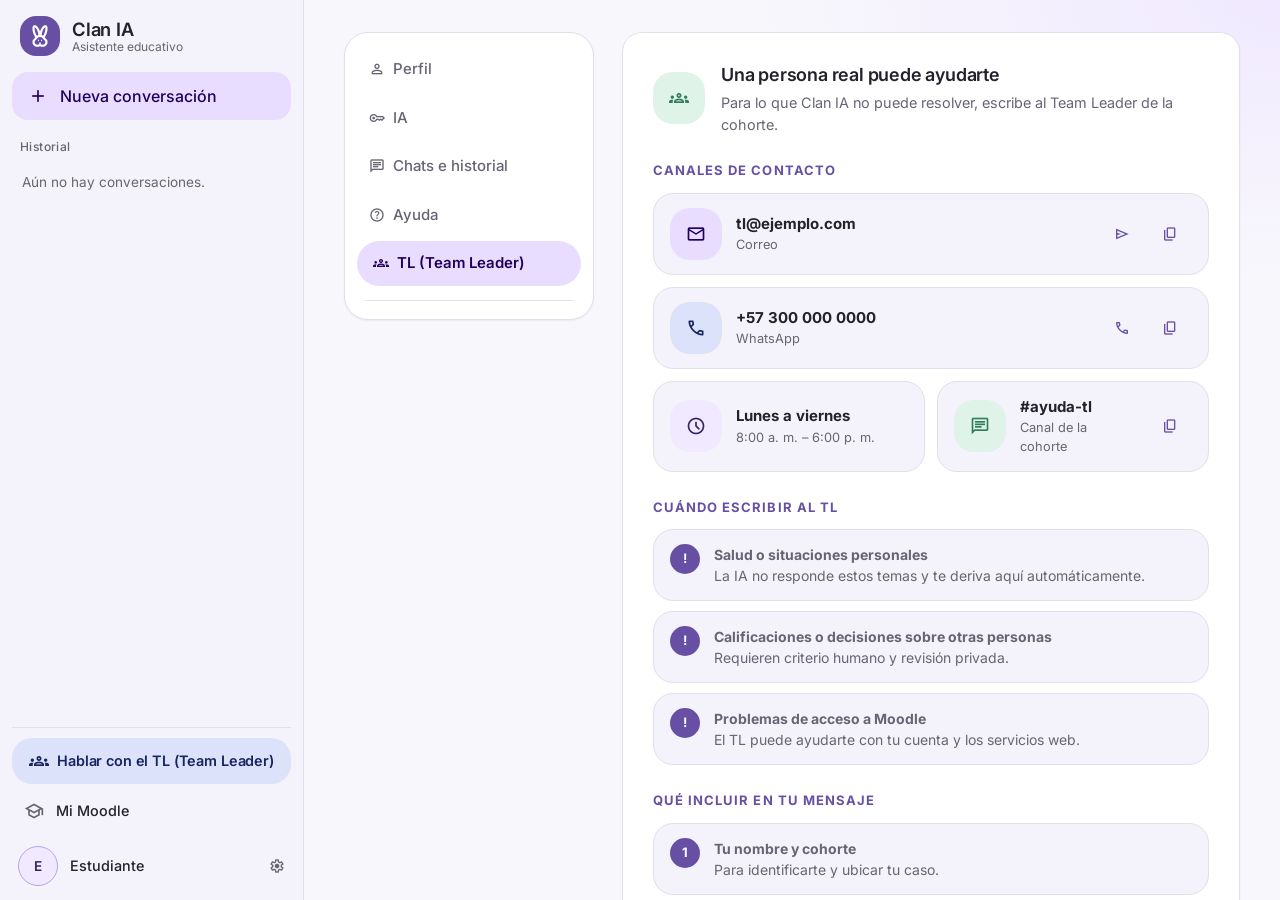
<file: settings/tl/index.html>
<!DOCTYPE html>
<html lang="es">
<head>
  <meta charset="UTF-8" />
  <meta name="viewport" content="width=device-width, initial-scale=1.0" />
  <title>Clan IA — TL (Team Leader)</title>
  <link rel="icon" type="image/svg+xml" href="/static/favicons/favicon.svg" />
  <link rel="icon" type="image/x-icon" href="/static/favicons/favicon.ico" />
  <link rel="apple-touch-icon" sizes="180x180" href="/static/favicons/apple-touch-icon.png" />
  <link rel="manifest" href="/static/site.webmanifest" />
  <meta name="theme-color" content="#6750A4" />
  <link rel="preconnect" href="https://fonts.googleapis.com" />
  <link rel="preconnect" href="https://fonts.gstatic.com" crossorigin />
  <link href="https://fonts.googleapis.com/css2?family=Inter:wght@400;500;600&display=swap" rel="stylesheet" />
  <link rel="stylesheet" href="https://fonts.googleapis.com/css2?family=Material+Symbols+Outlined:opsz,wght,FILL,GRAD@20..48,400..600,0,0" />
  <link rel="stylesheet" href="/static/styles/tokens.css" />
  <link rel="stylesheet" href="/static/styles/components.css" />
  <link rel="stylesheet" href="/static/styles/chat.css" />
  <link rel="stylesheet" href="/static/styles/settings.css" />
  <link rel="stylesheet" href="/static/styles/responsive.css" />
</head>
<body>
<div class="app" id="app">
    <header class="mobile-topbar" id="mobileTopbar">
      <button class="logo-tile brand" id="mobileMenuBtn" type="button" aria-label="Abrir menú" aria-expanded="false"
        aria-controls="sidebar">
        <span class="logo" aria-hidden="true">cruelty_free</span>
      </button>
      <div class="brand-text">
        <span class="brand-name">Clan IA</span>
        <span class="brand-sub">Asistente educativo</span>
      </div>
      <div class="topbar-actions">
        <button class="mobile-top-icon" id="mobileNewChat" type="button" aria-label="Nueva conversación"><span
            class="ic">add</span></button>
        <button class="mobile-top-icon" id="mobileProfileBtn" type="button" aria-label="Abrir configuración de IA">
          <span class="mobile-avatar" id="mobileAvatar">ES</span>
        </button>
      </div>
    </header>
    <aside class="sidebar" id="sidebar" aria-label="Barra lateral">
      <div class="brand-row">
        <button class="logo-tile brand tip-r" id="menuToggle" type="button" aria-label="Desplegar menú lateral"
          aria-expanded="false" aria-controls="sidebar" data-tip="Menú lateral">
          <span class="logo" aria-hidden="true">cruelty_free</span>
        </button>
        <div class="brand-text">
          <span class="brand-name">Clan IA</span>
          <span class="brand-sub">Asistente educativo</span>
        </div>
      </div>

      <button class="new-chat" id="newChat"><span class="ic">add</span><span class="label">Nueva
          conversación</span></button>

      <div class="section-label">Historial</div>
      <nav class="history" id="history" aria-label="Historial de conversaciones"></nav>

      <div class="sidebar-footer">
        <a class="btn btn-tonal block" id="tlBtnSide" href="/settings/tl/"><span class="ic">groups</span><span class="label">Hablar con
            el TL (Team Leader)</span></a>
        <a class="nav-item" id="moodleBtnSide" href="https://moodle.riwi.io/my/" target="_blank" rel="noopener"><span class="ic">school</span><span class="label">Mi
            Moodle</span></a>
        <a class="nav-item" id="logoutBtnSide" href="/" hidden><span class="ic">logout</span><span
            class="label">Cerrar sesión de Moodle</span></a>
        <a class="profile" id="profileBtn" href="/settings/profile/"
          title="Abrir configuración de IA (se guarda en este navegador)"
          aria-label="Abrir configuración de IA del perfil">
          <div class="avatar-user" id="userAvatar" aria-hidden="true">ES</div>
          <div class="profile-text">
            <span class="profile-name" id="profileName">Estudiante</span>
          </div>
          <span class="ic sm profile-cog" aria-hidden="true">settings</span>
        </a>
      </div>
    </aside>
    <div class="scrim" id="scrim"></div>

<main class="main settings-main">
  <div class="settings-layout">
    <nav class="settings-nav" aria-label="Menú de configuración">
        <a class="settings-nav-item" href="/settings/profile/"><span class="ic sm">person</span><span>Perfil</span></a>
        <a class="settings-nav-item" href="/settings/ai/" aria-current="false"><span class="ic sm">key</span><span>IA</span></a>
        <a class="settings-nav-item" href="/settings/chats/" aria-current="false"><span class="ic sm">chat</span><span>Chats e historial</span></a>
        <a class="settings-nav-item" href="/settings/help/" aria-current="false"><span class="ic sm">help</span><span>Ayuda</span></a>
        <a class="settings-nav-item active" href="/settings/tl/" aria-current="page"><span class="ic sm">groups</span><span>TL (Team Leader)</span></a>
      <hr class="settings-nav-sep" />
      <button class="settings-nav-item danger" id="settingsLogout" type="button"><span class="ic sm">logout</span><span>Cerrar sesión</span></button>
    </nav>
    <div class="settings-panels">
<div class="settings-panel" role="tabpanel">

            <div class="exp-panel-head exp-animate">
              <span class="exp-tile success"><span class="ic">groups</span></span>
              <div>
                <h2>Una persona real puede ayudarte</h2>
                <p>Para lo que Clan IA no puede resolver, escribe al Team Leader de la cohorte.</p>
              </div>
            </div>
            <p class="exp-section-title">Canales de contacto</p>
            <div class="exp-grid">
              <div class="exp-contact wide">
                <span class="exp-tile"><span class="ic">mail</span></span>
                <span><b>tl@ejemplo.com</b><small>Correo</small></span>
                <span class="exp-contact-actions">
                  <a class="icon-btn" href="mailto:tl@ejemplo.com" aria-label="Escribir correo"><span class="ic sm">send</span></a>
                  <button class="icon-btn" type="button" data-copy="tl@ejemplo.com" aria-label="Copiar correo"><span class="ic sm">content_copy</span></button>
                </span>
              </div>
              <div class="exp-contact wide">
                <span class="exp-tile secondary"><span class="ic">phone</span></span>
                <span><b>+57 300 000 0000</b><small>WhatsApp</small></span>
                <span class="exp-contact-actions">
                  <a class="icon-btn" href="tel:+573000000000" aria-label="Llamar"><span class="ic sm">call</span></a>
                  <button class="icon-btn" type="button" data-copy="+57 300 000 0000" aria-label="Copiar número"><span class="ic sm">content_copy</span></button>
                </span>
              </div>
              <div class="exp-contact">
                <span class="exp-tile tertiary"><span class="ic">schedule</span></span>
                <span><b>Lunes a viernes</b><small>8:00 a. m. – 6:00 p. m.</small></span>
              </div>
              <div class="exp-contact">
                <span class="exp-tile success"><span class="ic">chat</span></span>
                <span><b>#ayuda-tl</b><small>Canal de la cohorte</small></span>
                <span class="exp-contact-actions">
                  <button class="icon-btn" type="button" data-copy="#ayuda-tl" aria-label="Copiar canal"><span class="ic sm">content_copy</span></button>
                </span>
              </div>
            </div>
            <p class="exp-section-title">Cuándo escribir al TL</p>
            <ul class="exp-steps">
              <li class="exp-step"><span class="exp-num">!</span><span><b>Salud o situaciones personales</b><span>La IA no responde estos temas y te deriva aquí automáticamente.</span></span></li>
              <li class="exp-step"><span class="exp-num">!</span><span><b>Calificaciones o decisiones sobre otras personas</b><span>Requieren criterio humano y revisión privada.</span></span></li>
              <li class="exp-step"><span class="exp-num">!</span><span><b>Problemas de acceso a Moodle</b><span>El TL puede ayudarte con tu cuenta y los servicios web.</span></span></li>
            </ul>
            <p class="exp-section-title">Qué incluir en tu mensaje</p>
            <ul class="exp-steps">
              <li class="exp-step"><span class="exp-num">1</span><span><b>Tu nombre y cohorte</b><span>Para identificarte y ubicar tu caso.</span></span></li>
              <li class="exp-step"><span class="exp-num">2</span><span><b>Qué pasó</b><span>Cuéntanos el problema o la duda con detalle.</span></span></li>
              <li class="exp-step"><span class="exp-num">3</span><span><b>Qué esperas</b><span>Qué necesitas que el TL revise o resuelva.</span></span></li>
            </ul>
            <div class="note"><span class="ic sm">info</span><span>Datos de contacto de demostración (ficticios). No son información oficial.</span></div>
            <div class="modal-actions">
              <button class="ui-btn ui-btn-secondary" type="button" data-settings-tab="help"><span class="ic">help</span>Ver ayuda</button>
            </div>
          </div>
    </div>
  </div>
</main>
</div>
  <script type="module" src="/static/js/views/settings.js"></script>
</body>
</html>
</file>
<file: static/styles/tokens.css>
/* Clan IA — tokens.css */
/* =========================================================
   Clan IA — Sistema visual Material 3 Expressive
   Reglas: hover solo con color / opacidad / borde / icono.
   Sin transform, sin cambios de tamaño en hover.
   ========================================================= */
:root {
  /* Roles semánticos */
  --primary: #6750a4;
  --on-primary: #ffffff;
  --primary-container: #e9ddff;
  --on-primary-container: #21005d;
  --primary-hover: #5b4596;

  --secondary: #5266b8;
  --on-secondary: #ffffff;
  --secondary-container: #dde2fb;
  --on-secondary-container: #16245f;

  --tertiary: #b8a4e8;
  --tertiary-container: #f0e9ff;
  --on-tertiary-container: #36245e;

  --background: #f8f7fc;
  --surface: #ffffff;
  --surface-variant: #f0edf6;
  --surface-low: #f4f2fa;
  --surface-high: #e9e5f1;

  --on-surface: #24212c;
  --on-surface-variant: #686473;
  --outline: #b9b3c6;
  --outline-variant: #e2deea;

  --success: #2f7d5c;
  --success-container: #dff3e8;
  --error: #c8453f;
  --error-container: #fdebe9;
  --error-border: #f3c6c2;
  --warning: #9a5b12;
  --warning-container: #fff0d9;

  --state-hover: rgba(103, 80, 164, 0.08);

  /* Forma */
  --r-sm: 12px;
  --r-md: 16px;
  --r-lg: 24px;
  --r-xl: 32px;

  /* Elevación (sutil) */
  --e1: 0 1px 2px rgba(36, 33, 44, 0.06);
  --e2: 0 2px 8px rgba(36, 33, 44, 0.08);
  --e3: 0 8px 28px rgba(36, 33, 44, 0.14);
  --e4: 0 16px 44px rgba(36, 33, 44, 0.18);

  /* Material 3 Expressive: formas, movimiento y tipografía */
  --shape-xs: 8px;
  --shape-sm: 16px;
  --shape-md: 28px;
  --shape-lg: 36px;
  --shape-xl: 48px;
  --shape-pill: 999px;
  --shape-expressive: 20px;
  --shape-expressive-alt: 20px;
  --shape-card: 24px;
  --motion-expressive: cubic-bezier(0.2, 0.9, 0.25, 1.15);
  --motion-standard: cubic-bezier(0.2, 0, 0, 1);
  --fs-display: clamp(2rem, 5vw, 3.25rem);
  --fs-headline: clamp(1.5rem, 3vw, 2rem);
  --fs-title: 1.125rem;
  --fs-label: 0.8125rem;
  --inverse-surface: #322f3b;
  --inverse-on-surface: #f8f7fc;
}

* {
  box-sizing: border-box;
  margin: 0;
  padding: 0;
}
[hidden] {
  display: none !important;
}
html,
body {
  height: 100%;
}
body {
  font-family:
    "Inter",
    "Google Sans",
    system-ui,
    -apple-system,
    "Segoe UI",
    sans-serif;
  background: var(--background);
  color: var(--on-surface);
  font-size: 16px;
  line-height: 1.5;
  -webkit-font-smoothing: antialiased;
}
button {
  font: inherit;
  color: inherit;
  background: none;
  border: none;
  cursor: pointer;
}
a {
  color: inherit;
}
:focus-visible {
  outline: 2px solid var(--primary);
  outline-offset: 2px;
}

/* Iconos: Google Material Symbols Outlined */
.ic,
.logo {
  font-family: "Material Symbols Outlined";
  font-weight: normal;
  font-style: normal;
  font-size: 20px;
  line-height: 1;
  letter-spacing: normal;
  text-transform: none;
  display: inline-block;
  white-space: nowrap;
  word-wrap: normal;
  direction: ltr;
  font-feature-settings: "liga";
  font-variation-settings:
    "FILL" 0,
    "wght" 400,
    "GRAD" 0,
    "opsz" 24;
  -webkit-font-smoothing: antialiased;
  color: currentColor;
  flex-shrink: 0;
}
.ic.sm {
  font-size: 16px;
}
.ic.lg {
  font-size: 24px;
}

/* Isotipo: conejo de Material Symbols */
.logo {
  display: block;
  color: var(--primary);
}
.logo-tile {
  display: grid;
  place-items: center;
  flex-shrink: 0;
}
.logo-tile.brand {
  width: 40px;
  height: 40px;
  padding: 0;
  border-radius: 16px;
  background: var(--primary);
}
.logo-tile.brand .logo {
  font-size: 26px;
  color: #fff;
}
.logo-tile.mini {
  width: 36px;
  height: 36px;
  border-radius: 12px;
  background: var(--primary-container);
}
.logo-tile.mini .logo {
  font-size: 24px;
}

/* Layout: el lateral se despliega / pliega desde el isotipo */
.app {
  display: grid;
  grid-template-columns: 304px 1fr;
  height: 100vh;
  height: 100dvh;
  overflow: hidden;
}
.app[data-menu="closed"] {
  grid-template-columns: 76px 1fr;
}
/* Registro: sin menú, el contenido ocupa toda la ventana */
.app.landing,
.app.landing[data-menu="closed"] {
  grid-template-columns: 1fr;
}
.app.landing .sidebar,
.app.landing .mobile-topbar,
.app.landing .scrim {
  display: none;
}

/* La barra superior solo existe en móvil (ver media query al final) */
.mobile-topbar {
  display: none;
}
</file>
<file: static/styles/components.css>
/* Clan IA — components.css */
/* ===== Botones ===== */
.btn {
  display: inline-flex;
  align-items: center;
  justify-content: center;
  gap: 8px;
  min-height: 40px;
  padding: 0 20px;
  border-radius: 999px;
  font-weight: 500;
  font-size: 0.9rem;
  border: 1px solid transparent;
  transition:
    background-color 0.18s,
    border-color 0.18s,
    color 0.18s,
    opacity 0.18s;
  text-decoration: none;
  white-space: nowrap;
}
.btn-filled {
  background: var(--primary);
  color: var(--on-primary);
}
.btn-filled:hover {
  background: var(--primary-hover);
}
.btn-tonal {
  background: var(--secondary-container);
  color: var(--on-secondary-container);
}
.btn-tonal:hover {
  background: #cdd4f6;
}
.btn-outlined {
  border-color: var(--outline);
  color: var(--primary);
  background: transparent;
}
.btn-outlined:hover {
  background: var(--state-hover);
  border-color: var(--primary);
}
.btn-text {
  color: var(--primary);
  padding: 0 12px;
}
.btn-text:hover {
  background: var(--state-hover);
}
.btn.block {
  width: 100%;
}

.icon-btn {
  width: 44px;
  height: 44px;
  border-radius: 14px;
  display: inline-grid;
  place-items: center;
  color: var(--on-surface-variant);
  transition:
    background-color 0.18s,
    color 0.18s;
}
.icon-btn:hover {
  background: var(--surface-variant);
  color: var(--primary);
}

/* Tooltips discretos (solo opacidad) */
[data-tip] {
  position: relative;
}
[data-tip]::after {
  content: attr(data-tip);
  position: absolute;
  z-index: 30;
  padding: 6px 10px;
  border-radius: 8px;
  background: #322f3b;
  color: #fff;
  font-size: 0.75rem;
  font-weight: 500;
  white-space: nowrap;
  opacity: 0;
  pointer-events: none;
  transition: opacity 0.15s;
}
[data-tip]:hover::after,
[data-tip]:focus-visible::after {
  opacity: 1;
  transition-delay: 0.35s;
}
.tip-bl::after {
  top: calc(100% + 6px);
  left: 0;
}
.tip-br::after {
  top: calc(100% + 6px);
  right: 0;
}
.tip-tr::after {
  bottom: calc(100% + 6px);
  right: 0;
}
.tip-r::after {
  left: calc(100% + 8px);
  top: 50%;
  transform: translateY(-50%);
}
@media (hover: none) {
  [data-tip]::after {
    display: none;
  }
}

/* Badges */
.badge {
  display: inline-flex;
  align-items: center;
  gap: 6px;
  height: 24px;
  padding: 0 10px;
  border-radius: 8px;
  font-size: 0.72rem;
  font-weight: 500;
  letter-spacing: 0.1px;
  white-space: nowrap;
}
.badge-success {
  background: var(--success-container);
  color: var(--success);
}
.badge-success i {
  width: 6px;
  height: 6px;
  border-radius: 50%;
  background: var(--success);
}
.badge-neutral {
  background: var(--surface-variant);
  color: var(--on-surface-variant);
}
.autonomy-note {
  display: flex;
  align-items: center;
  gap: 6px;
  margin-top: 10px;
  padding: 8px 12px;
  border-radius: 8px;
  background: #fff3e0;
  color: #e65100;
  font-size: 0.82rem;
}
.pii-warning {
  display: flex;
  align-items: flex-start;
  gap: 10px;
  padding: 10px 14px;
  border-radius: 10px;
  background: #fce4ec;
  color: #c62828;
}
.pii-warning b {
  display: block;
  margin-bottom: 2px;
}
.pii-warning p {
  margin: 0;
  font-size: 0.85rem;
}

/* ===== Modales ===== */
.modal {
  position: fixed;
  inset: 0;
  z-index: 60;
  display: grid;
  place-items: center;
  padding: 20px;
  background: rgba(36, 33, 44, 0.4);
  animation: fadeIn 0.18s ease;
}
.modal[hidden] {
  display: none;
}
.modal-card {
  position: relative;
  width: 100%;
  max-width: 460px;
  max-height: 92vh;
  overflow-y: auto;
  background: var(--surface);
  border-radius: 28px;
  padding: 28px 24px 22px;
  box-shadow: var(--e3);
  border: 1px solid var(--outline-variant);
}
.modal-close {
  position: absolute;
  top: 12px;
  right: 12px;
}
.modal-head {
  display: flex;
  align-items: center;
  gap: 14px;
  margin-bottom: 12px;
  padding-right: 40px;
}
.modal-ico {
  width: 48px;
  height: 48px;
  border-radius: 16px;
  background: var(--primary-container);
  color: var(--primary);
  display: grid;
  place-items: center;
  flex-shrink: 0;
}
.modal-card h2 {
  font-size: 1.3rem;
  font-weight: 600;
  letter-spacing: -0.2px;
  line-height: 1.25;
}
.modal-card p {
  color: var(--on-surface-variant);
}
.contact-list {
  list-style: none;
  margin: 16px 0 12px;
  display: grid;
  gap: 8px;
}
.contact-list li {
  display: flex;
  align-items: center;
  gap: 12px;
  padding: 10px 12px;
  border-radius: var(--r-md);
  background: var(--surface-low);
  font-size: 0.92rem;
  min-width: 0;
}
.contact-list li > div {
  min-width: 0;
  overflow-wrap: anywhere;
}
.contact-list .ic {
  color: var(--primary);
}
.contact-list small {
  display: block;
  font-size: 0.75rem;
  color: var(--on-surface-variant);
}
.note {
  display: flex;
  gap: 8px;
  align-items: flex-start;
  font-size: 0.8rem;
  padding: 10px 12px;
  border-radius: var(--r-sm);
  background: var(--tertiary-container);
  color: var(--on-tertiary-container);
  margin: 12px 0 18px;
}
.note .ic {
  margin-top: 1px;
}
.modal-actions {
  display: flex;
  gap: 10px;
  justify-content: flex-end;
  flex-wrap: wrap;
}
.help-list {
  list-style: none;
  display: grid;
  gap: 10px;
  margin: 14px 0 6px;
}
.help-list li {
  display: flex;
  gap: 12px;
  align-items: flex-start;
  font-size: 0.92rem;
  color: var(--on-surface);
}
.help-list .ic {
  color: var(--secondary);
  margin-top: 2px;
}
.help-list b {
  font-weight: 600;
}



/* =========================================================
   Material 3 Expressive: formas contrastadas, color tonal y
   movimiento con curva suave. El hover sigue siendo solo color.
   ========================================================= */
.btn,
.ui-btn {
  min-height: 46px;
  padding: 0 24px;
  font-weight: 600;
  letter-spacing: -0.01em;
  transition:
    background-color 0.22s var(--motion-standard),
    border-color 0.22s var(--motion-standard),
    color 0.22s var(--motion-standard),
    box-shadow 0.22s var(--motion-standard);
}
.btn-filled,
.ui-btn-primary { border-radius: var(--shape-expressive); }
.btn-tonal,
.ui-btn-secondary { border-radius: var(--shape-expressive-alt); }
.btn-outlined,
.ui-btn-tertiary { border-radius: var(--shape-pill); }
.icon-btn { border-radius: var(--shape-expressive); }
.note {
  border-radius: var(--shape-expressive);
  padding: 14px 16px;
  font-size: 0.85rem;
  line-height: 1.5;
}

/* Bloques expresivos reutilizables en las secciones de ajustes */
.exp-panel-head {
  display: flex;
  align-items: center;
  gap: 16px;
  margin-bottom: 24px;
}
.exp-panel-head h2 {
  margin: 0;
  font-size: var(--fs-title);
  font-weight: 600;
  letter-spacing: -0.2px;
  color: var(--on-surface);
}
.exp-panel-head p {
  margin: 4px 0 0;
  color: var(--on-surface-variant);
  font-size: 0.9rem;
}
.exp-tile {
  display: inline-grid;
  place-items: center;
  width: 52px;
  height: 52px;
  flex-shrink: 0;
  border-radius: var(--shape-expressive);
  background: var(--primary-container);
  color: var(--on-primary-container);
  font-size: 26px;
}
.exp-tile.secondary { background: var(--secondary-container); color: var(--on-secondary-container); }
.exp-tile.tertiary { background: var(--tertiary-container); color: var(--on-tertiary-container); }
.exp-tile.success { background: var(--success-container); color: var(--success); }
.exp-tile.error { background: var(--error-container); color: var(--error); }

.exp-grid {
  display: grid;
  grid-template-columns: repeat(auto-fit, minmax(220px, 1fr));
  gap: 12px;
}
.exp-action {
  display: flex;
  align-items: center;
  gap: 14px;
  width: 100%;
  padding: 16px;
  text-align: left;
  border: 1px solid var(--outline-variant);
  border-radius: var(--shape-expressive);
  background: var(--surface-low);
  color: var(--on-surface);
  transition: background-color 0.2s var(--motion-standard), border-color 0.2s var(--motion-standard);
}
.exp-action:hover { background: var(--surface-variant); border-color: var(--outline); }
.exp-action b { display: block; font-weight: 600; font-size: 0.95rem; }
.exp-action small { display: block; margin-top: 2px; color: var(--on-surface-variant); font-size: 0.8125rem; }
.exp-action.danger { color: var(--error); }
.exp-action .ic { color: var(--primary); font-size: 24px; }
.exp-action.danger .ic { color: var(--error); }

.exp-callout {
  margin: 20px 0 4px;
  padding: 18px 20px;
  border-radius: var(--shape-expressive-alt);
  background: linear-gradient(120deg, var(--primary-container), var(--tertiary-container));
  color: var(--on-primary-container);
}
.exp-callout b { display: block; margin-bottom: 4px; }

.exp-section-title {
  margin: 26px 0 12px;
  font-size: var(--fs-label);
  font-weight: 700;
  letter-spacing: 0.08em;
  text-transform: uppercase;
  color: var(--primary);
}
.exp-steps { list-style: none; display: grid; gap: 10px; }
.exp-step {
  display: flex;
  align-items: flex-start;
  gap: 14px;
  padding: 14px 16px;
  border-radius: var(--shape-expressive);
  background: var(--surface-low);
  border: 1px solid var(--outline-variant);
}
.exp-step .exp-num {
  display: grid;
  place-items: center;
  width: 30px;
  height: 30px;
  flex-shrink: 0;
  border-radius: var(--shape-pill);
  background: var(--primary);
  color: var(--on-primary);
  font-size: 0.8125rem;
  font-weight: 700;
}
.exp-step b { display: block; }
.exp-step span:last-child { color: var(--on-surface-variant); font-size: 0.875rem; }

.exp-contact {
  display: flex;
  align-items: center;
  gap: 14px;
  padding: 14px 16px;
  border-radius: var(--shape-expressive);
  background: var(--surface-low);
  border: 1px solid var(--outline-variant);
  color: var(--on-surface);
  text-decoration: none;
  transition: background-color 0.2s var(--motion-standard), border-color 0.2s var(--motion-standard);
}
.exp-contact:hover { background: var(--surface-variant); border-color: var(--outline); }
.exp-contact b { display: block; font-size: 0.9375rem; }
.exp-contact small { display: block; color: var(--on-surface-variant); font-size: 0.8rem; }

@keyframes expRise {
  from { opacity: 0; transform: translateY(10px); }
  to { opacity: 1; transform: translateY(0); }
}
.exp-animate { animation: expRise 0.32s var(--motion-expressive) both; }

div.exp-action, div.exp-contact { cursor: default; }
div.exp-action:hover, div.exp-contact:hover { background: var(--surface-low); border-color: var(--outline-variant); }

.note a { color: inherit; font-weight: 600; text-decoration: underline; text-underline-offset: 3px; }


/* ---------- Formularios personalizados y dropdown propio ---------- */
.form-expressive .ui-field { display: block; margin-bottom: 16px; }
.form-expressive .ui-label {
  display: block;
  margin-bottom: 8px;
  font-size: 0.8125rem;
  font-weight: 600;
  color: var(--on-surface-variant);
}
.form-expressive .ui-input {
  width: 100%;
  min-height: 52px;
  padding: 0 16px;
  border: 1px solid var(--outline-variant);
  border-radius: var(--shape-sm);
  background: var(--surface-low);
  color: var(--on-surface);
  font: inherit;
}
.form-expressive .ui-input:focus { border-color: var(--primary); outline: none; }
.ui-select-native { display: none; }
.ui-select-custom { position: relative; }
.ui-select-trigger {
  display: flex;
  align-items: center;
  justify-content: space-between;
  gap: 12px;
  width: 100%;
  min-height: 52px;
  padding: 0 16px;
  border: 1px solid var(--outline-variant);
  border-radius: var(--shape-sm);
  background: var(--surface-low);
  color: var(--on-surface);
  font: inherit;
  font-weight: 500;
  transition: background-color 0.2s var(--motion-standard), border-color 0.2s var(--motion-standard);
}
.ui-select-trigger:hover { background: var(--surface-variant); border-color: var(--outline); }
.ui-select-value { overflow: hidden; text-overflow: ellipsis; white-space: nowrap; }
.ui-select-menu {
  position: absolute;
  z-index: 30;
  left: 0;
  right: 0;
  top: calc(100% + 6px);
  max-height: 280px;
  overflow-y: auto;
  padding: 6px;
  border: 1px solid var(--outline-variant);
  border-radius: var(--shape-sm);
  background: var(--surface);
  box-shadow: var(--e3);
}
.ui-select-option {
  display: flex;
  align-items: center;
  width: 100%;
  padding: 12px 14px;
  border-radius: var(--shape-xs);
  background: transparent;
  color: var(--on-surface);
  text-align: left;
  transition: background-color 0.18s var(--motion-standard);
}
.ui-select-option:hover { background: var(--surface-variant); }
.ui-select-option.selected {
  background: var(--primary-container);
  color: var(--on-primary-container);
  font-weight: 600;
}
.ui-select-sheet {
  position: fixed;
  inset: 0;
  z-index: 60;
  display: grid;
  align-items: end;
  background: rgba(24, 20, 32, 0.45);
}
.ui-select-sheet[hidden] { display: none; }
.ui-select-sheet-card {
  padding: 12px 20px 24px;
  border-radius: var(--shape-lg) var(--shape-lg) 0 0;
  background: var(--surface);
  box-shadow: var(--e3);
}
.ui-select-sheet-grab {
  width: 40px; height: 4px;
  margin: 0 auto 14px;
  border-radius: var(--shape-pill);
  background: var(--outline);
}
.ui-select-sheet-title { margin-bottom: 12px; font-size: 1.1rem; font-weight: 600; }
.ui-select-sheet-options { display: grid; gap: 6px; max-height: 50vh; overflow-y: auto; margin-bottom: 16px; }
.ui-select-sheet-close { width: 100%; }

.ui-btn-danger { background: var(--error-container); color: var(--error); }
.ui-btn-danger:hover { background: var(--error-border); }
.modal-actions.column { display: flex; flex-direction: column; gap: 10px; }
.modal-actions.column .ui-btn { width: 100%; }
.ui-hint { min-height: 20px; margin-top: 4px; color: var(--on-surface-variant); font-size: 0.8125rem; }


/* ---------- Estado de validación de la clave ---------- */
.key-status {
  display: flex;
  align-items: center;
  gap: 6px;
  min-height: 20px;
  margin-top: 6px;
  font-size: 0.78rem;
  line-height: 1.35;
  color: var(--on-surface-variant);
}
.key-status.ok { color: var(--success); }
.key-status.error { color: var(--error); }
.key-status .ic { font-size: 18px; }
.key-status.pending .ic { animation: keySpin 1s linear infinite; }
@keyframes keySpin { to { transform: rotate(360deg); } }


/* Los iconos nunca llevan subrayado, ni aunque estén dentro de un enlace. */
.ic,
.logo,
.icon-btn,
a .ic,
a:has(.ic) {
  text-decoration: none !important;
}


/* Iconos centrados y con separación corta dentro de los botones. */
.ui-btn,
.btn,
.icon-btn {
  gap: 8px;
}
.ui-btn .ic,
.btn .ic,
.icon-btn .ic {
  display: inline-flex;
  align-items: center;
  justify-content: center;
  vertical-align: middle;
  line-height: 1;
}


/* ---------- Aviso breve tras acciones del historial ---------- */
.history-toast {
  position: fixed;
  left: 50%;
  bottom: 24px;
  z-index: 80;
  transform: translateX(-50%);
  padding: 12px 20px;
  border-radius: var(--shape-pill);
  background: var(--inverse-surface);
  color: var(--inverse-on-surface);
  box-shadow: var(--e3);
  font-size: 0.875rem;
  font-weight: 500;
  animation: toastIn 0.28s var(--motion-expressive) both;
}
.history-toast[hidden] { display: none; }
@keyframes toastIn {
  from { opacity: 0; transform: translate(-50%, 12px); }
  to { opacity: 1; transform: translate(-50%, 0); }
}


/* ---------- Campos de texto personalizados ---------- */
.ui-input-wrap {
  display: flex;
  align-items: center;
  gap: 10px;
  width: 100%;
  min-height: 52px;
  padding: 0 14px;
  border: 1px solid var(--outline-variant);
  border-radius: var(--shape-sm);
  background: var(--surface-low);
  transition: border-color 0.2s var(--motion-standard), background-color 0.2s var(--motion-standard);
}
.ui-input-wrap:focus-within {
  border-color: var(--primary);
  background: var(--surface);
}
.ui-input-wrap > .ic { color: var(--on-surface-variant); }
.form-expressive .ui-input-wrap .ui-input {
  flex: 1;
  min-width: 0;
  min-height: 0;
  padding: 0;
  border: 0;
  background: transparent;
}
.form-expressive .ui-input-wrap .ui-input:focus { outline: none; }
.ui-input-action {
  display: grid;
  place-items: center;
  width: 36px;
  height: 36px;
  flex-shrink: 0;
  border-radius: var(--shape-xs);
  color: var(--on-surface-variant);
  transition: background-color 0.18s var(--motion-standard), color 0.18s var(--motion-standard);
}
.ui-input-action:hover { background: var(--surface-variant); color: var(--primary); }

/* El input va dentro del contenedor: sin borde ni sombra propia (evita el doble campo). */
.form-expressive .ui-input-wrap .ui-input,
.form-expressive .ui-input-wrap .ui-input:focus {
  box-shadow: none !important;
  outline: none !important;
  border: 0 !important;
  background: transparent !important;
  min-height: 0 !important;
  padding: 0 !important;
  border-radius: 0 !important;
}

/* Buscador dentro de los desplegables personalizados. */
.ui-select-search {
  display: flex;
  align-items: center;
  gap: 8px;
  margin: 4px 4px 8px;
  padding: 0 10px;
  min-height: 38px;
  border: 1px solid var(--outline-variant);
  border-radius: var(--shape-xs);
  background: var(--surface-low);
  color: var(--on-surface-variant);
}
.ui-select-search input {
  flex: 1;
  min-width: 0;
  border: 0;
  outline: none;
  background: transparent;
  color: var(--on-surface);
  font: inherit;
  font-size: 0.85rem;
}
.ui-select-trigger .ui-select-value { flex: 1; text-align: left; }
</file>
<file: static/styles/chat.css>
/* Clan IA — chat.css */
/* ===== Barra lateral ===== */
.sidebar {
  background: var(--surface-low);
  border-right: 1px solid var(--outline-variant);
  display: flex;
  flex-direction: column;
  padding: 20px 14px 14px;
  min-height: 0;
}
.brand-row {
  display: flex;
  align-items: center;
  gap: 12px;
  padding: 0 6px 20px;
}
.logo-tile.brand:hover {
  background: var(--primary-hover);
}
.brand-text {
  flex: 1;
  min-width: 0;
  display: flex;
  flex-direction: column;
  line-height: 1.2;
}
.brand-name,
.brand-sub,
.profile-name,
.profile-sub,
.new-chat .label,
.nav-item .label {
  overflow: hidden;
  text-overflow: ellipsis;
  white-space: nowrap;
}
.brand-name {
  font-weight: 600;
  font-size: 1.15rem;
  letter-spacing: -0.2px;
}
.brand-sub {
  font-size: 0.75rem;
  color: var(--on-surface-variant);
}

.new-chat {
  display: flex;
  align-items: center;
  gap: 12px;
  height: 52px;
  padding: 0 20px;
  border-radius: 18px;
  background: var(--primary-container);
  color: var(--on-primary-container);
  font-weight: 500;
  transition: background-color 0.18s;
}
.new-chat:hover {
  background: #ddcffb;
}

.section-label {
  margin: 22px 10px 8px;
  font-size: 0.75rem;
  font-weight: 500;
  color: var(--on-surface-variant);
  letter-spacing: 0.4px;
}
.history {
  flex: 1;
  min-height: 0;
  overflow-y: auto;
  display: flex;
  flex-direction: column;
  gap: 2px;
}
.history::-webkit-scrollbar {
  width: 6px;
}
.history::-webkit-scrollbar-thumb {
  background: var(--outline-variant);
  border-radius: 6px;
}
.history-empty {
  padding: 10px;
  font-size: 0.85rem;
  color: var(--on-surface-variant);
}
.history-item {
  display: flex;
  align-items: center;
  gap: 12px;
  padding: 0 8px 0 14px;
  min-height: 44px;
  border-radius: 14px;
  color: var(--on-surface);
  font-size: 0.9rem;
  cursor: pointer;
  transition: background-color 0.18s;
}
.history-item .ic {
  color: var(--on-surface-variant);
}
.history-title {
  flex: 1;
  min-width: 0;
  overflow: hidden;
  text-overflow: ellipsis;
  white-space: nowrap;
}
.history-item:hover {
  background: var(--surface-variant);
}
.history-item.active {
  background: var(--secondary-container);
  color: var(--on-secondary-container);
  font-weight: 500;
}
.history-item.active .ic {
  color: var(--secondary);
}
.history-del {
  width: 32px;
  height: 32px;
  border-radius: 10px;
  display: grid;
  place-items: center;
  opacity: 0;
  color: var(--on-surface-variant);
  transition:
    opacity 0.18s,
    background-color 0.18s,
    color 0.18s;
}
.history-item:hover .history-del,
.history-item.active .history-del,
.history-del:focus-visible {
  opacity: 1;
}
.history-del:hover {
  background: var(--surface-high);
  color: var(--error);
}

.sidebar-footer {
  padding-top: 12px;
  border-top: 1px solid var(--outline-variant);
  display: flex;
  flex-direction: column;
  gap: 8px;
}
.nav-item {
  display: flex;
  align-items: center;
  gap: 12px;
  min-height: 44px;
  padding: 0 14px;
  border-radius: 14px;
  font-size: 0.9rem;
  font-weight: 500;
  color: var(--on-surface);
  transition:
    background-color 0.18s,
    color 0.18s;
  text-align: left;
  width: 100%;
}
.nav-item .ic {
  color: var(--on-surface-variant);
  transition: color 0.18s;
}
.nav-item:hover {
  background: var(--surface-variant);
}
.nav-item:hover .ic {
  color: var(--primary);
}

.profile {
  display: flex;
  align-items: center;
  gap: 12px;
  width: 100%;
  text-align: left;
  padding: 10px 8px 2px;
  border-radius: 14px;
  transition: background-color 0.18s;
}
.profile:hover {
  background: var(--surface-variant);
}
.profile:hover .profile-name,
.profile:hover .profile-cog {
  color: var(--primary);
}
.profile-cog {
  margin-left: auto;
  color: var(--on-surface-variant);
  transition: color 0.18s;
}
.avatar-user {
  width: 40px;
  height: 40px;
  border-radius: 50%;
  background: var(--tertiary-container);
  color: var(--on-tertiary-container);
  display: grid;
  place-items: center;
  font-weight: 600;
  font-size: 0.85rem;
  border: 1px solid var(--tertiary);
}
.profile-text {
  display: flex;
  flex-direction: column;
  line-height: 1.25;
  min-width: 0;
}
.profile-name {
  font-weight: 500;
  font-size: 0.9rem;
}
.profile-sub {
  font-size: 0.75rem;
  color: var(--on-surface-variant);
}

@media (min-width: 901px) {
/* Menú plegado: queda el isotipo y los iconos */
.app[data-menu="closed"] .sidebar {
  padding: 20px 10px 14px;
  align-items: center;
}
.app[data-menu="closed"] .brand-row {
  padding: 0 0 20px;
  justify-content: center;
}
.app[data-menu="closed"] .brand-text,
.app[data-menu="closed"] .sidebar .label,
.app[data-menu="closed"] .section-label,
.app[data-menu="closed"] .history-title,
.app[data-menu="closed"] .history-del,
.app[data-menu="closed"] .history-empty,
.app[data-menu="closed"] .profile-text,
.app[data-menu="closed"] .profile-cog {
  display: none;
}
/* El tooltip del historial solo tiene sentido cuando el texto está oculto */
.app[data-menu="open"] .history-item[data-tip]::after {
  display: none;
}
.app[data-menu="closed"] .new-chat,
.app[data-menu="closed"] .nav-item,
.app[data-menu="closed"] .history-item {
  width: 52px;
  padding: 0;
  justify-content: center;
}
.app[data-menu="closed"] .history {
  align-items: center;
}
.app[data-menu="closed"] .sidebar-footer {
  width: 100%;
  justify-items: center;
}
.app[data-menu="closed"] .sidebar-footer .btn.block {
  width: 52px;
}
.app[data-menu="closed"] .profile {
  justify-content: center;
  padding: 10px 0 2px;
}
}

.scrim {
  display: none;
  opacity: 0;
  transition: opacity 0.28s ease;
}

/* ===== Principal ===== */
.main {
  display: flex;
  flex-direction: column;
  min-width: 0;
  min-height: 0;
  position: relative;
  background: var(--background);
}
.chat[hidden],
.composer-wrap[hidden] {
  display: none;
}

.chat {
  flex: 1;
  overflow-y: auto;
  padding: 32px 24px 8px;
  scroll-behavior: smooth;
}
.welcome {
  max-width: 760px;
  margin: 4vh auto 0;
  text-align: center;
  animation: fadeIn 0.4s ease both;
}
.welcome[hidden] {
  display: none;
}
.welcome h1 {
  font-size: clamp(1.6rem, 3.4vw, 2.25rem);
  line-height: 1.25;
  font-weight: 600;
  letter-spacing: -0.4px;
  text-wrap: balance;
}
.welcome-sub {
  margin: 12px auto 0;
  max-width: 520px;
  color: var(--on-surface-variant);
}
.suggestions {
  margin-top: 36px;
  display: grid;
  grid-template-columns: repeat(2, 1fr);
  gap: 12px;
  text-align: left;
}
.chip {
  display: flex;
  align-items: center;
  gap: 14px;
  min-width: 0;
  min-height: 76px;
  padding: 14px 18px;
  border-radius: var(--r-lg);
  background: var(--surface);
  border: 1px solid var(--outline-variant);
  box-shadow: var(--e1);
  font-weight: 500;
  font-size: 0.95rem;
  line-height: 1.35;
  text-align: left;
  transition:
    background-color 0.18s,
    border-color 0.18s;
}
.chip:hover {
  background: var(--surface-variant);
  border-color: var(--outline);
}
.chip .ico {
  width: 44px;
  height: 44px;
  border-radius: 16px;
  display: grid;
  place-items: center;
  flex-shrink: 0;
  transition:
    background-color 0.18s,
    color 0.18s;
}
.chip:nth-child(1) .ico {
  background: var(--primary-container);
  color: var(--primary);
}
.chip:nth-child(2) .ico {
  background: var(--secondary-container);
  color: var(--secondary);
}
.chip:nth-child(3) .ico {
  background: var(--tertiary-container);
  color: var(--primary);
}
.chip:nth-child(4) .ico {
  background: var(--surface-high);
  color: var(--secondary);
}

/* ===== Mensajes ===== */
.messages {
  max-width: 760px;
  margin: 0 auto;
  display: flex;
  flex-direction: column;
  gap: 20px;
  padding-bottom: 20px;
}
.msg {
  display: flex;
  gap: 12px;
  animation: fadeIn 0.3s ease both;
}
.msg.user {
  justify-content: flex-end;
}
.msg .logo-tile.mini {
  margin-top: 2px;
}
.user-bubble {
  max-width: 82%;
  padding: 12px 18px;
  border-radius: 20px;
  background: var(--primary-container);
  color: var(--on-primary-container);
  white-space: pre-wrap;
  overflow-wrap: anywhere;
}
/* Respuesta: solo el contenido, sin tarjeta ni contenedor visual */
.card {
  flex: 1;
  min-width: 0;
  max-width: 100%;
  overflow-wrap: anywhere;
}
.card h3 {
  font-size: 1.05rem;
  font-weight: 600;
  margin-bottom: 4px;
  letter-spacing: -0.1px;
}
.card p {
  color: var(--on-surface);
}
.card p + p {
  margin-top: 8px;
}
.card p.muted {
  color: var(--on-surface-variant);
}
.card p.short {
  font-size: 1.05rem;
  font-weight: 600;
  margin: 4px 0 14px;
}
.facts {
  list-style: none;
  display: grid;
  gap: 8px;
  margin-top: 12px;
}
.facts li {
  display: flex;
  align-items: center;
  gap: 12px;
  padding: 10px 12px;
  border-radius: var(--r-md);
  background: var(--surface-low);
}
.facts .fi {
  width: 36px;
  height: 36px;
  border-radius: 12px;
  background: var(--secondary-container);
  color: var(--secondary);
  display: grid;
  place-items: center;
  flex-shrink: 0;
}
.facts .ft {
  display: flex;
  flex-direction: column;
  line-height: 1.35;
  min-width: 0;
}
.facts .ft b {
  font-size: 0.8rem;
  font-weight: 500;
  color: var(--on-surface-variant);
}
.facts .ft span {
  font-size: 0.95rem;
  font-weight: 500;
  overflow-wrap: anywhere;
}

/* ===== Interfaces generadas por la IA (sistema propio, estética de la app) ===== */
.ui-intro {
  margin-bottom: 10px;
}
.ui-intro p {
  margin: 0 0 8px;
  font-size: 1rem;
  line-height: 1.5;
  color: var(--on-surface);
}
.ui-render {
  min-width: 0;
  display: flex;
  flex-direction: column;
  gap: 14px;
  overflow-wrap: anywhere;
}
/* La UI se va dibujando fragmento a fragmento; mientras tanto no es interactiva */
.card-ui.is-streaming .ui-render {
  pointer-events: none;
  opacity: 0.88;
}
.stream-parts {
  display: flex;
  flex-direction: column;
  gap: 8px;
}
.stream-prose {
  margin: 0;
  white-space: pre-wrap;
}
.stream-placeholder {
  display: flex;
  align-items: center;
  gap: 8px;
  margin: 0;
}
.stream-placeholder .ic.sm {
  font-size: 18px;
  color: var(--primary);
}
.ui-fallback {
  color: var(--on-surface-variant);
  font-size: 1rem;
  line-height: 1.5;
}
.ui-card {
  display: flex;
  flex-direction: column;
  gap: 14px;
  min-width: 0;
}
.ui-header {
  display: flex;
  flex-direction: column;
  gap: 4px;
}
/* Escala Material 3 Expressive: título grande 22/28, cuerpo grande 16/24, cuerpo mediano 14/20 */
.ui-header b {
  font-size: 1.375rem;
  line-height: 1.27;
  font-weight: 600;
  letter-spacing: -0.3px;
}
.ui-header span {
  font-size: 0.875rem;
  line-height: 1.25;
  color: var(--on-surface-variant);
}
.ui-inline-header {
  display: flex;
  flex-direction: column;
  gap: 2px;
  margin-top: 4px;
}
.ui-inline-header b {
  font-size: 1rem;
  line-height: 1.5;
  font-weight: 600;
}
.ui-inline-header span {
  font-size: 0.875rem;
  line-height: 1.4;
  color: var(--on-surface-variant);
}
.ui-text {
  font-size: 1rem;
  line-height: 1.5;
}
.ui-text-small {
  font-size: 0.875rem;
  line-height: 1.4;
  color: var(--on-surface-variant);
}
.ui-text-large,
.ui-text-large-heavy {
  font-size: 1.125rem;
  line-height: 1.45;
}
.ui-text-large-heavy,
.ui-text-small-heavy {
  font-weight: 600;
}
.ui-text-small-heavy {
  font-size: 0.875rem;
  line-height: 1.4;
}
.ui-callout {
  display: flex;
  flex-direction: column;
  gap: 4px;
  padding: 12px 14px;
  border-radius: var(--r-md);
  background: var(--secondary-container);
  color: var(--on-secondary-container);
}
.ui-callout b {
  font-size: 0.9375rem;
  line-height: 1.4;
  font-weight: 600;
}
.ui-callout p {
  font-size: 0.9375rem;
  line-height: 1.5;
}
.ui-callout-warning {
  border-color: #b26a00;
  background: #fff3e0;
  color: #7a4700;
}
.ui-callout-error {
  border-color: var(--error);
  background: var(--error-container);
  color: #8e2b26;
}
.ui-callout-success {
  border-color: var(--success);
  background: var(--success-container);
  color: #1f5d43;
}
.ui-callout-neutral {
  border-color: var(--outline);
  background: var(--surface-variant);
  color: var(--on-surface);
}
.ui-sep {
  border: none;
  border-top: 1px solid var(--outline-variant);
  margin: 2px 0;
}
.ui-steps {
  list-style: none;
  display: grid;
  gap: 10px;
}
.ui-steps li {
  display: flex;
  gap: 12px;
}
.ui-step-num,
.ui-list-num {
  width: 28px;
  height: 28px;
  border-radius: 10px;
  display: grid;
  place-items: center;
  flex-shrink: 0;
  background: var(--primary-container);
  color: var(--primary);
  font-size: 0.875rem;
  font-weight: 600;
}
.ui-steps b,
.ui-list-item b {
  font-size: 1rem;
  line-height: 1.5;
  font-weight: 600;
}
.ui-steps p,
.ui-list-item p {
  margin-top: 2px;
  font-size: 0.875rem;
  line-height: 1.4;
  color: var(--on-surface-variant);
}
.ui-table-wrap {
  overflow-x: auto;
  border: 1px solid var(--outline-variant);
  border-radius: var(--r-md);
}
.ui-table {
  width: 100%;
  border-collapse: collapse;
  font-size: 0.9375rem;
}
.ui-table th,
.ui-table td {
  padding: 10px 12px;
  text-align: left;
  border-bottom: 1px solid var(--outline-variant);
}
.ui-table th {
  background: var(--surface-low);
  font-size: 0.875rem;
  font-weight: 600;
  color: var(--on-surface-variant);
}
.ui-table tr:last-child td {
  border-bottom: none;
}
.ui-entity {
  border: 1px solid var(--outline-variant);
  border-radius: var(--r-md);
  overflow: hidden;
}
.ui-entity > div {
  display: flex;
  justify-content: space-between;
  gap: 12px;
  padding: 10px 12px;
  font-size: 0.9375rem;
  border-bottom: 1px solid var(--outline-variant);
}
.ui-entity > div:last-child {
  border-bottom: none;
}
.ui-entity span {
  color: var(--on-surface-variant);
}
.ui-num {
  font-variant-numeric: tabular-nums;
}
.ui-list {
  display: grid;
  gap: 8px;
}
.ui-list-item {
  display: flex;
  align-items: flex-start;
  gap: 12px;
  padding: 10px 12px;
  border-radius: var(--r-sm);
  background: var(--surface-low);
}
.ui-list-action {
  margin-left: auto;
  align-self: center;
  flex-shrink: 0;
  width: 36px;
  height: 36px;
  border-radius: 50%;
  display: grid;
  place-items: center;
  background: var(--surface);
  color: var(--primary);
  transition:
    background-color 0.18s,
    border-color 0.18s,
    color 0.18s;
}
.ui-list-action:hover {
  background: var(--primary-container);
  border-color: var(--primary);
  color: var(--on-primary-container);
}
.ui-tags {
  display: flex;
  flex-wrap: wrap;
  gap: 8px;
}
.ui-tag {
  padding: 6px 12px;
  border-radius: 999px;
  background: var(--surface-variant);
  font-size: 0.875rem;
  font-weight: 500;
  color: var(--on-surface-variant);
}

/* Formularios personalizados: los mismos componentes en el chat y en la configuración */
.ui-form {
  display: grid;
  min-width: 0;
}
.ui-field {
  display: grid;
  gap: 8px;
  min-width: 0;
}
.ui-field[hidden] {
  display: none;
}
.ui-label {
  font-family: inherit;
  font-size: 0.9375rem;
  line-height: 1.4;
  font-weight: 600;
  color: var(--on-surface);
}
.ui-hint {
  font-size: 0.8125rem;
  line-height: 1.4;
  color: var(--on-surface-variant);
}
.ui-input,
.ui-select {
  width: 100%;
  min-height: 56px;
  padding: 14px 16px;
  border: 1px solid var(--outline);
  border-radius: 16px;
  background: var(--surface-low);
  color: var(--on-surface);
  font: inherit;
  font-size: 1rem;
  line-height: 1.5;
  outline: none;
  transition:
    background-color 0.18s,
    border-color 0.18s,
    box-shadow 0.18s;
}

.ui-select {
  appearance: none;
  -webkit-appearance: none;
  -moz-appearance: none;
  background-image: url("data:image/svg+xml,%3Csvg xmlns='http://www.w3.org/2000/svg' width='12' height='12' viewBox='0 0 24 24' fill='none' stroke='currentColor' stroke-width='2'%3E%3Cpath d='m6 9 6 6 6-6'/%3E%3C/svg%3E");
  background-repeat: no-repeat;
  background-position: right 12px center;
}

.ui-input:focus,
.ui-select:focus {
  background: var(--surface);
  border-color: var(--primary);
  box-shadow: 0 0 0 1px var(--primary);
}
.ui-input::placeholder {
  color: #8a8695;
}
.ui-textarea {
  min-height: 104px;
  resize: vertical;
}
.ui-chips {
  display: flex;
  flex-wrap: wrap;
  gap: 8px;
}
.ui-chip,
.ui-option-card {
  position: relative;
  display: inline-flex;
  cursor: pointer;
  min-width: 0;
}
.ui-chip input,
.ui-option-card input {
  position: absolute;
  opacity: 0;
  width: 1px;
  height: 1px;
}
.ui-chip > span {
  display: inline-flex;
  align-items: center;
  min-height: 40px;
  padding: 0 16px;
  border: 1px solid var(--outline);
  border-radius: 999px;
  font-size: 0.9375rem;
  font-weight: 500;
  color: var(--on-surface-variant);
  transition:
    background-color 0.18s,
    border-color 0.18s,
    color 0.18s;
}
.ui-chip input:checked + span::before { content: none; }
.ui-option-cards {
  display: grid;
  grid-template-columns: repeat(2, minmax(0, 1fr));
  gap: 10px;
}
.ui-option-card > span {
  position: relative;
  display: flex;
  flex-direction: column;
  gap: 4px;
  width: 100%;
  min-height: 78px;
  padding: 14px;
  border: 1px solid var(--outline-variant);
  border-radius: var(--r-md);
  background: var(--surface-low);
  transition:
    background-color 0.18s,
    border-color 0.18s;
}
.ui-option-card b {
  font-size: 1rem;
  line-height: 1.4;
}
.ui-option-card small {
  font-size: 0.875rem;
  line-height: 1.4;
  color: var(--on-surface-variant);
}
.ui-option-card:hover > span {
  background: var(--state-hover);
  border-color: var(--primary);
}
.ui-option-card input:checked + span {
  background: var(--primary-container);
  border-color: var(--primary);
}
.ui-option-card input:checked + span::after {
  content: "✓";
  position: absolute;
  top: 10px;
  right: 10px;
  width: 22px;
  height: 22px;
  border-radius: 50%;
  background: var(--primary);
  color: #fff;
  display: grid;
  place-items: center;
  font-size: 0.75rem;
  font-weight: 700;
}
.ui-chip input:focus-visible + span,
.ui-option-card input:focus-visible + span {
  outline: 2px solid var(--primary);
  outline-offset: 2px;
}
.ui-checks {
  display: grid;
  gap: 8px;
}
.ui-check {
  position: relative;
  display: flex;
  align-items: flex-start;
  gap: 10px;
  padding: 10px 12px;
  border: 1px solid var(--outline-variant);
  border-radius: var(--r-sm);
  background: var(--surface-low);
  cursor: pointer;
}
.ui-check input {
  width: 18px;
  height: 18px;
  margin: 1px 0 0;
  accent-color: var(--primary);
  flex-shrink: 0;
}
.ui-check span {
  display: flex;
  flex-direction: column;
  gap: 2px;
}
.ui-check b {
  font-size: 0.9375rem;
  line-height: 1.4;
  font-weight: 500;
}
.ui-check small {
  font-size: 0.8125rem;
  line-height: 1.4;
  color: var(--on-surface-variant);
}
.ui-buttons {
  display: flex;
  flex-wrap: wrap;
  gap: 10px;
}
.ui-buttons-column {
  flex-direction: column;
}
.ui-btn {
  display: inline-flex;
  align-items: center;
  justify-content: center;
  gap: 0.5rem;
  min-height: 48px;
  padding: 0 24px;
  border-radius: 999px;
  font-size: 1rem;
  line-height: 1.4;
  font-weight: 600;
  transition:
    background-color 0.18s,
    border-color 0.18s,
    color 0.18s;
}
a.ui-btn {
  display: inline-flex;
  align-items: center;
  justify-content: center;
  text-align: center;
  text-decoration: none;
}
.ui-btn-primary {
  background: var(--primary);
  color: var(--on-primary);
}
.ui-btn-primary:hover {
  background: var(--primary-hover);
}
.ui-btn-spinner {
  width: 18px;
  height: 18px;
  border: 2px solid currentColor;
  border-right-color: transparent;
  border-radius: 50%;
  display: inline-block;
  vertical-align: middle;
  animation: orbit 0.7s linear infinite;
}
.ui-btn-secondary {
  border: 1px solid var(--outline);
  color: var(--primary);
}
.ui-btn-secondary:hover {
  background: var(--state-hover);
  border-color: var(--primary);
}
.ui-btn-tertiary {
  color: var(--primary);
}
.ui-btn-tertiary:hover {
  background: var(--state-hover);
}
/* Un formulario con una sola acción: el botón ocupa todo el ancho disponible */
.ui-buttons-full {
  display: grid;
  grid-template-columns: minmax(0, 1fr);
}
.ui-buttons-full .ui-btn {
  width: 100%;
}

/* Enlaces de las respuestas: se abren en una pestaña nueva */
.ui-link {
  color: var(--primary);
  font-weight: 600;
  text-decoration: underline;
  text-decoration-color: var(--primary-container);
  text-underline-offset: 3px;
  transition:
    color 0.18s,
    text-decoration-color 0.18s;
}
.ui-link:hover {
  color: var(--primary-hover);
  text-decoration-color: currentColor;
}
.ui-link::after {
  content: "open_in_new";
  margin-left: 3px;
  font-family: "Material Symbols Outlined";
  font-size: 14px;
  line-height: 1;
  font-feature-settings: "liga";
  vertical-align: -2px;
}

/* Listas, pestañas y sugerencias de seguimiento */
.ui-follow {
  display: flex;
  flex-wrap: wrap;
  align-items: center;
  gap: 8px;
}
.ui-follow > span {
  width: 100%;
  font-size: 0.8125rem;
  font-weight: 600;
  color: var(--on-surface-variant);
}
.ui-follow-item {
  display: flex;
  align-items: center;
  flex-direction: row;
  gap: 0.5rem;
  min-height: 40px;
  padding: 0 16px;
  border: 1px solid var(--outline-variant);
  border-radius: 999px;
  background: var(--surface);
  color: var(--primary);
  font-family: inherit;
  font-size: 0.9375rem;
  transition:
    background-color 0.18s,
    border-color 0.18s;
}
.ui-follow-item:hover {
  background: var(--state-hover);
  border-color: var(--primary);
}
.ui-tabs {
  min-width: 0;
}
.ui-tablist {
  display: flex;
  gap: 4px;
  border-bottom: 1px solid var(--outline-variant);
}
.ui-tab {
  display: flex;
  align-items: center;
  gap: 0.5rem;
  padding: 10px 16px;
  border-radius: 10px 10px 0 0;
  font-size: 0.9375rem;
  color: var(--on-surface-variant);
  transition:
    background-color 0.18s,
    color 0.18s;
}
.ui-tab:hover {
  background: var(--state-hover);
}
.ui-tab.active {
  color: var(--primary);
  background: var(--primary-container);
  font-weight: 600;
}
.ui-tabpanel {
  padding-top: 12px;
}
.ui-tabpanel[hidden] {
  display: none;
}
.ui-accordion {
  display: grid;
  gap: 8px;
}
.ui-accordion-item {
  border: 1px solid var(--outline-variant);
  border-radius: var(--r-md);
  background: var(--surface-low);
  overflow: hidden;
  transition:
    background-color 0.18s,
    border-color 0.18s;
}
.ui-accordion-item[open] {
  border-color: var(--primary);
  background: var(--surface);
}
.ui-accordion-item summary {
  display: flex;
  align-items: center;
  gap: 10px;
  padding: 14px 16px;
  font-size: 1rem;
  line-height: 1.4;
  font-weight: 600;
  color: var(--on-surface);
  cursor: pointer;
  list-style: none;
  transition:
    background-color 0.18s,
    color 0.18s;
}
.ui-accordion-item summary::-webkit-details-marker {
  display: none;
}
.ui-accordion-item summary::after {
  content: "expand_more";
  margin-left: auto;
  font-family: "Material Symbols Outlined";
  font-size: 20px;
  line-height: 1;
  font-feature-settings: "liga";
  color: var(--primary);
}
.ui-accordion-item summary:hover {
  background: var(--state-hover);
  color: var(--primary);
}
.ui-accordion-item[open] > summary {
  color: var(--primary);
  background: var(--state-hover);
}
.ui-accordion-item[open] > summary::after {
  content: "expand_less";
}
.ui-accordion-item > div {
  padding: 0 16px 16px;
}
.ui-code {
  padding: 14px;
  border-radius: var(--r-sm);
  background: var(--surface-variant);
  font-size: 0.875rem;
  line-height: 1.5;
  overflow-x: auto;
}

.status-row {
  display: flex;
  gap: 14px;
  align-items: flex-start;
}
.status-ico {
  width: 44px;
  height: 44px;
  border-radius: 16px;
  display: grid;
  place-items: center;
  flex-shrink: 0;
}
.is-error .status-ico {
  background: var(--error-container);
  color: var(--error);
}
.is-error h3 {
  color: #8e2b26;
}
.is-quota .status-ico {
  background: var(--warning-container);
  color: var(--warning);
}
.is-quota h3 {
  color: var(--warning);
}
.is-key .status-ico,
.is-model .status-ico {
  background: var(--primary-container);
  color: var(--primary);
}
.is-key h3,
.is-model h3 {
  color: var(--on-primary-container);
}
.is-connection .status-ico {
  background: var(--secondary-container);
  color: var(--secondary);
}
.is-connection h3 {
  color: #2c3d80;
}
.is-empty .status-ico {
  background: var(--surface-variant);
  color: var(--on-surface-variant);
}
.is-safety .status-ico {
  background: var(--secondary-container);
  color: var(--secondary);
}
.actions {
  margin-top: 16px;
  display: flex;
  flex-wrap: wrap;
  gap: 10px;
}

/* Acciones y ramas de cada mensaje */
.msg-body {
  display: flex;
  flex-direction: column;
  align-items: flex-end;
  gap: 6px;
  max-width: 82%;
}
.msg-body .user-bubble {
  max-width: 100%;
}
.msg-stack {
  flex: 1;
  min-width: 0;
  display: flex;
  flex-direction: column;
  gap: 6px;
}
.msg-actions {
  display: flex;
  align-items: center;
  gap: 4px;
  flex-wrap: wrap;
}
.msg.user .msg-actions {
  justify-content: flex-end;
}
.msg-action {
  width: 38px;
  height: 38px;
  display: grid;
  place-items: center;
  border-radius: 50%;
  color: var(--on-surface-variant);
  transition:
    background-color 0.18s,
    color 0.18s;
}
.msg-action .ic {
  font-size: 21px;
}
.msg-action:hover {
  background: var(--state-hover);
  color: var(--primary);
}
.msg-action.is-copied {
  color: var(--primary);
  background: var(--primary-container);
}
.msg.is-streaming .msg-actions {
  visibility: hidden;
}
/* En escritorio las acciones aparecen al pasar el cursor por el mensaje */
@media (hover: hover) and (pointer: fine) {
  .msg .msg-actions,
  .msg .branch-bar {
    opacity: 0;
    transition: opacity 0.18s ease;
  }
  .msg:hover .msg-actions,
  .msg:hover .branch-bar,
  .msg:focus-within .msg-actions,
  .msg:focus-within .branch-bar {
    opacity: 1;
  }
}
.branch-bar {
  display: flex;
  align-items: center;
  gap: 6px;
  font-size: 0.75rem;
  color: var(--on-surface-variant);
}
.branch-btn {
  width: 28px;
  height: 28px;
  display: grid;
  place-items: center;
  border-radius: 50%;
  color: var(--primary);
  transition: background-color 0.18s;
}
.branch-btn:hover {
  background: var(--state-hover);
}
.branch-count {
  min-width: 62px;
  text-align: center;
}
.edit-form {
  display: grid;
  gap: 8px;
  width: min(360px, 82vw);
}
.edit-form textarea {
  width: 100%;
  min-height: 72px;
  resize: vertical;
  padding: 10px 12px;
  border-radius: 16px;
  border: 1px solid var(--outline);
  background: var(--surface);
  color: var(--on-surface);
  font: inherit;
  font-size: 0.92rem;
  outline: none;
}
.edit-form textarea:focus {
  border-color: var(--primary);
  box-shadow: 0 0 0 1px var(--primary);
}
.edit-actions {
  display: flex;
  justify-content: flex-end;
  gap: 6px;
}
.edit-btn {
  min-height: 34px;
  padding: 0 14px;
  border-radius: 999px;
  color: var(--on-surface-variant);
  font-size: 0.82rem;
  font-weight: 500;
}
.edit-btn:hover {
  background: var(--state-hover);
}
.edit-btn.is-primary {
  color: var(--primary);
  background: var(--primary-container);
}
.preamble {
  margin-bottom: 12px;
}

/* Cargando */
.thinking {
  display: flex;
  align-items: center;
  gap: 12px;
  color: var(--on-surface);
}
/* Todos los avisos de progreso usan la misma tipografía que una respuesta. */
.thinking,
.thinking-label,
.stream-prose,
.stream-placeholder {
  font-family: inherit;
  font-size: 1rem;
  line-height: 1.5;
  font-weight: 400;
  letter-spacing: 0;
  color: var(--on-surface);
}
.thinking-label {
  animation: text-pulse 1.6s ease-in-out infinite;
}
.dots {
  display: inline-flex;
  align-items: center;
  gap: 6px;
  height: 14px;
}
.dots i {
  width: 8px;
  height: 8px;
  border-radius: 50%;
  background: var(--primary);
  animation: dot-wave 1.15s cubic-bezier(0.4, 0, 0.2, 1) infinite;
}
.dots i:nth-child(2) {
  animation-delay: 0.15s;
  background: var(--secondary);
}
.dots i:nth-child(3) {
  animation-delay: 0.3s;
  background: var(--tertiary);
}
.msg.is-thinking .logo-tile.mini {
  position: relative;
  animation: brand-breathe 1.8s ease-in-out infinite;
}
.msg.is-thinking .logo-tile.mini::after {
  content: "";
  position: absolute;
  inset: -5px;
  border-radius: inherit;
  border: 2px solid var(--primary);
  border-right-color: transparent;
  animation: orbit 1.4s linear infinite;
}
.thinking-ring {
  display: inline-block;
  width: 9px;
  height: 9px;
  margin-left: 7px;
  vertical-align: -1px;
  border-radius: 50%;
  border: 2px solid var(--primary);
  border-right-color: transparent;
  animation: orbit 0.9s linear infinite;
}
.stream-ring {
  display: inline-block;
  width: 9px;
  height: 9px;
  margin-left: 5px;
  vertical-align: -1px;
  border-radius: 50%;
  background: var(--primary);
  animation: ring-pulse 1.1s ease-out infinite;
}

/* ===== Composer ===== */
.composer-wrap {
  padding: 8px 24px 16px;
  flex-shrink: 0;
}

/* Sin mensajes: bienvenida y campo de entrada centrados en la pantalla */
.main.is-empty {
  justify-content: center;
}
.main.is-empty .chat {
  flex: 0 1 auto;
}
.main.is-empty .welcome {
  margin-top: 0;
}
.composer {
  max-width: 760px;
  margin: 0 auto;
  display: flex;
  align-items: flex-end;
  gap: 10px;
  padding: 8px 8px 8px 22px;
  background: var(--surface);
  border: 1px solid var(--outline);
  border-radius: var(--r-xl);
  box-shadow: var(--e1);
  transition:
    border-color 0.18s,
    box-shadow 0.18s;
}
.composer:hover {
  border-color: #8f89a0;
}
.composer:focus-within {
  border-color: var(--primary);
  box-shadow: 0 0 0 1px var(--primary);
}
.composer textarea {
  flex: 1;
  border: none;
  outline: none;
  resize: none;
  background: transparent;
  font: inherit;
  color: var(--on-surface);
  padding: 12px 0;
  max-height: 140px;
  line-height: 1.45;
}
.composer textarea::placeholder {
  color: #8a8695;
}
.send {
  width: 48px;
  height: 48px;
  border-radius: 16px;
  background: var(--primary);
  color: #fff;
  display: grid;
  place-items: center;
  flex-shrink: 0;
  transition:
    background-color 0.18s,
    color 0.18s;
}
.send:hover:not(:disabled) {
  background: var(--primary-hover);
}
.send:disabled {
  background: var(--surface-high);
  color: #a19cae;
  cursor: not-allowed;
}
.disclaimer {
  max-width: 760px;
  margin: 10px auto 0;
  display: flex;
  gap: 8px;
  align-items: flex-start;
  justify-content: center;
  font-size: 0.78rem;
  color: var(--on-surface-variant);
  text-align: center;
  padding: 0 8px;
}
.disclaimer .ic {
  margin-top: 1px;
  color: var(--secondary);
}


/* ---------- Material 3 Expressive: chat con formas vivas ---------- */
.composer {
  border-radius: var(--shape-expressive);
  box-shadow: var(--e2);
}
.composer:focus-within { box-shadow: var(--e3); }
.send { border-radius: var(--shape-expressive); }
.welcome h1 {
  font-size: var(--fs-headline);
  letter-spacing: -0.03em;
  line-height: 1.15;
}
.chip { border-radius: var(--shape-expressive); }
.chip .ico { border-radius: var(--shape-expressive); }
.msg .card, .card {
  border-radius: var(--shape-expressive) !important;
}
.profile {
  border-radius: var(--shape-expressive) !important;
}
.new-chat { border-radius: var(--shape-expressive); }
.nav-item.active, .nav-item[aria-current="page"] {
  border-radius: var(--shape-pill);
  background: var(--primary-container);
  color: var(--on-primary-container);
}


/* ---------- Barra lateral: ritmo, paddings y movimiento ---------- */
.sidebar { padding: 16px 12px 12px; }
.brand-row { padding: 0 8px 16px; }
.new-chat {
  height: 48px;
  padding: 0 16px;
  border-radius: var(--shape-sm);
  transition: background-color 0.2s var(--motion-standard);
}
.section-label { margin: 18px 8px 6px; }
.history { gap: 4px; }
.history-item {
  min-height: 42px;
  padding: 0 6px 0 12px;
  border-radius: var(--shape-xs);
  transition: background-color 0.2s var(--motion-standard), color 0.2s var(--motion-standard);
}
.sidebar-footer { padding-top: 10px; gap: 6px; }
.nav-item {
  min-height: 42px;
  padding: 0 12px;
  border-radius: var(--shape-xs);
  transition: background-color 0.2s var(--motion-standard), color 0.2s var(--motion-standard);
}
.profile {
  padding: 8px 6px 2px;
  border-radius: var(--shape-xs);
  transition: background-color 0.2s var(--motion-standard);
}
.nav-item:active,
.new-chat:active { background: var(--surface-high); }


/* ---------- Sidebar colapsado: mismos tamaños, sin desbordes ---------- */
.sidebar { overflow-x: hidden; overflow-y: auto; }
.sidebar-footer { flex-shrink: 0; }

@media (min-width: 901px) {
.app[data-menu="closed"] .sidebar {
  padding: 16px 10px 12px;
  gap: 4px;
}
.app[data-menu="closed"] .brand-row {
  padding: 0 0 16px;
  justify-content: center;
}
.app[data-menu="closed"] .new-chat,
.app[data-menu="closed"] .nav-item,
.app[data-menu="closed"] .history-item {
  width: 52px;
  height: 44px;
  min-height: 44px;
  padding: 0;
  gap: 0;
  justify-content: center;
}
.app[data-menu="closed"] .sidebar-footer {
  width: 100%;
  justify-items: center;
  gap: 8px;
}
.app[data-menu="closed"] .sidebar-footer .btn.block {
  width: 52px;
  min-height: 44px;
  padding: 0;
  gap: 0;
  justify-content: center;
}
.app[data-menu="closed"] .profile {
  width: 52px;
  padding: 8px 0 0;
  justify-content: center;
}
}

/* Enlaces del menú lateral: sin subrayado y con el mismo comportamiento visual. */
.nav-item,
.profile { text-decoration: none; }

/* Avatar real de Moodle dentro del contenedor circular. */
.avatar-img { display: block; width: 100%; height: 100%; object-fit: cover; border-radius: inherit; }

/* Accesos rápidos que son enlaces internos de la app. */
.chip[href] { text-decoration: none; color: inherit; }

/* Dropdown de los formularios generados por la IA. */
.ui-select-menu.is-sheet {
  position: fixed;
  left: 0;
  right: 0;
  bottom: 0;
  top: auto;
  max-height: 70vh;
  border-radius: var(--shape-lg) var(--shape-lg) 0 0;
  padding: 12px;
  box-shadow: var(--e3);
}
.ui-form.form-expressive .ui-select-custom { width: 100%; }
.ui-form.form-expressive .ui-select-trigger { min-height: 52px; }
.ui-form.form-expressive .ui-input-wrap { width: 100%; }

/* Controles de selección propios (checkbox, radio y switch). */
.ui-check input[type="checkbox"],
.ui-check input[type="radio"] {
  appearance: none;
  -webkit-appearance: none;
  width: 20px;
  height: 20px;
  margin: 1px 0 0;
  border: 2px solid var(--outline);
  border-radius: 6px;
  background: var(--surface);
  position: relative;
  display: grid;
  place-items: center;
  cursor: pointer;
  flex-shrink: 0;
  transition: background-color 0.18s var(--motion-standard), border-color 0.18s var(--motion-standard);
}
.ui-check input[type="radio"] { border-radius: 50%; }
.ui-check input[type="checkbox"]:checked {
  background: var(--primary);
  border-color: var(--primary);
}
.ui-check input[type="checkbox"]:checked::after {
  content: "";
  position: absolute;
  left: 50%;
  top: 48%;
  width: 5px;
  height: 9px;
  border: solid var(--on-primary);
  border-width: 0 2px 2px 0;
  transform: translate(-50%, -50%) rotate(45deg);
}
.ui-check input[type="radio"]:checked {
  background: var(--primary);
  border-color: var(--primary);
}
.ui-check input[type="radio"]:checked::after {
  content: "";
  width: 8px;
  height: 8px;
  border-radius: 50%;
  background: var(--on-primary);
}
.ui-check-switch input[type="checkbox"] {
  position: relative;
  width: 42px;
  height: 24px;
  border: 1px solid var(--outline-variant);
  border-radius: var(--shape-pill);
  background: var(--surface-high);
  display: block;
}
.ui-check-switch input[type="checkbox"]::after {
  content: "";
  position: absolute;
  left: 2px;
  top: 2px;
  width: 18px;
  height: 18px;
  border-radius: 50%;
  background: var(--on-surface-variant);
  transition: transform 0.2s var(--motion-standard), background-color 0.2s var(--motion-standard);
}
.ui-check-switch input[type="checkbox"]:checked { background: var(--primary); border-color: var(--primary); }
.ui-check-switch input[type="checkbox"]:checked::after {
  transform: translateX(18px);
  background: var(--on-primary);
}
.ui-check b,
.ui-chip span,
.ui-option-card b {
  display: inline-flex;
  align-items: center;
  gap: 6px;
}
.ui-check b .ic,
.ui-chip span .ic,
.ui-option-card b .ic {
  margin: 0;
  vertical-align: middle;
  line-height: 1;
  flex-shrink: 0;
}

/* Encabezado de tarjeta: icono alineado y texto apilado. */
.ui-header {
  display: flex;
  align-items: flex-start;
  gap: 10px;
  text-align: left;
}
.ui-header > .ic {
  margin: 0;
  flex-shrink: 0;
  font-size: 24px;
  align-self: flex-start;
  margin-top: 1px;
}
.ui-header > div { display: flex; flex-direction: column; gap: 2px; min-width: 0; text-align: left; align-items: flex-start; }
.ui-header b { display: block; font-size: 1.05rem; line-height: 1.3; text-align: left; }
.ui-header span { display: block; color: var(--on-surface-variant); font-size: 0.875rem; line-height: 1.35; text-align: left; }
.ui-inline-header { display: inline-flex; align-items: center; gap: 8px; }
.ui-inline-header > .ic { margin: 0; }

/* Bloque de código con acciones. */
.ui-code-block {
  border: 1px solid var(--outline-variant);
  border-radius: var(--shape-sm);
  overflow: hidden;
  background: var(--surface-low);
}
.ui-code-head {
  display: flex;
  align-items: center;
  justify-content: space-between;
  gap: 12px;
  padding: 6px 8px 6px 14px;
  border-bottom: 1px solid var(--outline-variant);
  color: var(--on-surface-variant);
}
.ui-code-lang { font-size: 0.75rem; font-weight: 600; letter-spacing: 0.06em; text-transform: uppercase; }
.ui-code-actions { display: flex; gap: 4px; }
.ui-code-actions button {
  display: grid;
  place-items: center;
  width: 32px;
  height: 32px;
  border-radius: var(--shape-xs);
  background: transparent;
  color: var(--on-surface-variant);
  font: inherit;
  cursor: pointer;
  transition: background-color 0.18s var(--motion-standard), color 0.18s var(--motion-standard);
}
.ui-code-actions button:hover { background: var(--surface-variant); color: var(--primary); }
.ui-code-block pre { margin: 0; padding: 14px; overflow-x: auto; }
.ui-code-block code { color: var(--on-surface); font-size: 0.85rem; line-height: 1.55; }
.tok-str { color: var(--success); }
.tok-num { color: var(--warning); }
.tok-key { color: var(--primary); font-weight: 600; }
.tok-com { color: var(--on-surface-variant); font-style: italic; opacity: 0.8; }

/* Imágenes y vídeos generados por la IA. */
.ui-figure { margin: 0; }
.ui-image { display: block; width: 100%; max-height: 420px; object-fit: cover; border-radius: var(--shape-sm); }
.ui-video { display: block; width: 100%; border-radius: var(--shape-sm); background: #000; }
.ui-figure figcaption { margin-top: 6px; color: var(--on-surface-variant); font-size: 0.8125rem; }

/* Chips de los formularios generados: mismo lenguaje que los chips de la app. */
.ui-chips {
  display: grid;
  grid-template-columns: repeat(auto-fit, minmax(160px, 1fr));
  gap: 10px;
}
.ui-chip { display: block; width: 100%; }
.ui-chip > span {
  display: flex;
  align-items: center;
  gap: 10px;
  width: auto;
  min-height: 52px;
  padding: 8px 14px;
  border: 1px solid var(--outline-variant);
  border-radius: 100rem;
  background: var(--surface-low);
  color: var(--on-surface);
  font-size: 0.9375rem;
  font-weight: 500;
  text-align: left;
  transition: background-color 0.18s var(--motion-standard), border-color 0.18s var(--motion-standard);
}
.ui-chip span .ic {
  display: inline-flex;
  align-items: center;
  margin: 0;
  background: transparent;
  color: currentColor;
  flex-shrink: 0;
}
.ui-chip:hover > span { background: var(--surface-variant); border-color: var(--outline); }
.ui-chip input:checked + span {
  background: var(--primary-container);
  border-color: var(--primary);
  color: var(--on-primary-container);
}

/* Grid para que la IA ordene el contenido como quiera. */
.ui-grid { display: grid; gap: 12px; }
@media (max-width: 600px) { .ui-grid { grid-template-columns: 1fr !important; } }

/* Reproductor de vídeo personalizado. */
.ui-player { position: relative; }
.ui-player-controls {
  display: flex;
  align-items: center;
  gap: 8px;
  flex-wrap: wrap;
  padding: 10px 8px 4px;
}
.ui-player-btn {
  display: grid;
  place-items: center;
  width: 36px;
  height: 36px;
  flex-shrink: 0;
  border-radius: var(--shape-xs);
  color: var(--on-surface-variant);
}
.ui-player-btn:hover { background: var(--surface-variant); color: var(--primary); }
.ui-player-range { flex: 1; min-width: 90px; accent-color: var(--primary); cursor: pointer; }
.ui-player-time { font-size: 0.78rem; color: var(--on-surface-variant); white-space: nowrap; font-variant-numeric: tabular-nums; }
.ui-player-speed { flex-shrink: 0; }
.ui-player-speed .ui-select-trigger { min-height: 36px; padding: 0 10px; font-size: 0.8rem; border: 1px solid var(--outline-variant); }

/* Reproductor embebido de YouTube/Vimeo. */
.ui-embed {
  position: relative;
  width: 100%;
  aspect-ratio: 16 / 9;
  border-radius: var(--shape-sm);
  overflow: hidden;
  background: #000;
}
.ui-embed iframe { display: block; width: 100%; height: 100%; border: 0; }

/* Motor de vídeo Plyr integrado en las tarjetas de la app. */
.ui-figure .plyr,
.ui-figure .plyr__video-embed {
  border-radius: var(--shape-sm);
  overflow: hidden;
}
.ui-figure .plyr__video-embed { width: 100%; aspect-ratio: 16 / 9; position: relative; }
.ui-figure .plyr--video { --plyr-color-main: var(--primary); font-family: inherit; }

/* Calendario, kanban, línea de tiempo y gráficos. */
.ui-calendar { border: 1px solid var(--outline-variant); border-radius: var(--shape-sm); overflow: hidden; background: var(--surface-low); }
.ui-cal-head { padding: 12px 14px; border-bottom: 1px solid var(--outline-variant); background: var(--primary-container); color: var(--on-primary-container); text-transform: capitalize; }
.ui-cal-head b { font-size: 1rem; }
.ui-cal-semana { display: grid; grid-template-columns: repeat(7, 1fr); text-align: center; font-size: 0.75rem; font-weight: 600; color: var(--on-surface-variant); padding: 8px 0; }
.ui-cal-grid { display: grid; grid-template-columns: repeat(7, 1fr); gap: 1px; background: var(--outline-variant); }
.ui-cal-dia { min-height: 76px; padding: 6px; background: var(--surface); display: flex; flex-direction: column; gap: 4px; }
.ui-cal-dia.vacio { background: var(--surface-low); }
.ui-cal-num { font-size: 0.75rem; color: var(--on-surface-variant); }
.ui-cal-evento { display: flex; flex-wrap: wrap; align-items: center; gap: 4px; padding: 4px 6px; border-radius: var(--shape-xs); background: var(--primary-container); color: var(--on-primary-container); font-size: 0.7rem; line-height: 1.25; }
.ui-cal-evento b { font-weight: 600; }
.ui-cal-evento small { width: 100%; opacity: 0.8; }
.ui-kanban { display: grid; grid-template-columns: repeat(auto-fit, minmax(200px, 1fr)); gap: 12px; align-items: start; }
.ui-kan-col { padding: 12px; border: 1px solid var(--outline-variant); border-radius: var(--shape-sm); background: var(--surface-low); }
.ui-kan-col h4 { display: flex; align-items: center; gap: 6px; margin-bottom: 10px; font-size: 0.875rem; font-weight: 600; color: var(--primary); }
.ui-kan-card { margin-bottom: 8px; padding: 10px 12px; border: 1px solid var(--outline-variant); border-radius: var(--shape-xs); background: var(--surface); box-shadow: var(--e1); }
.ui-kan-card b { font-size: 0.875rem; }
.ui-kan-card p { margin-top: 4px; font-size: 0.8rem; color: var(--on-surface-variant); }
.ui-kan-tag { display: inline-block; margin-top: 8px; padding: 2px 8px; border-radius: var(--shape-pill); background: var(--secondary-container); color: var(--on-secondary-container); font-size: 0.7rem; }
.ui-timeline { display: grid; gap: 0; }
.ui-tl-item { position: relative; display: flex; gap: 14px; padding-bottom: 18px; }
.ui-tl-item:not(:last-child)::before { content: ""; position: absolute; left: 15px; top: 32px; bottom: 0; width: 2px; background: var(--outline-variant); }
.ui-tl-punto { display: grid; place-items: center; width: 32px; height: 32px; flex-shrink: 0; border-radius: 50%; background: var(--primary-container); color: var(--primary); z-index: 1; }
.ui-tl-body { display: flex; flex-direction: column; gap: 2px; padding-top: 4px; }
.ui-tl-fecha { font-size: 0.75rem; font-weight: 600; color: var(--primary); }
.ui-tl-body b { font-size: 0.9375rem; }
.ui-tl-body p { color: var(--on-surface-variant); font-size: 0.85rem; }
.ui-chart { position: relative; width: 100%; min-height: 260px; padding: 12px; border: 1px solid var(--outline-variant); border-radius: var(--shape-sm); background: var(--surface-low); }
.ui-chart:not(.listo) .ui-chart-fallback { display: flex; flex-wrap: wrap; gap: 8px; font-size: 0.85rem; color: var(--on-surface-variant); }
.ui-chart.listo .ui-chart-fallback { display: none; }

/* Navegación y vistas por horas del calendario. */
.ui-cal-head { display: flex; align-items: center; justify-content: space-between; gap: 8px; }
.ui-cal-head button { display: grid; place-items: center; width: 32px; height: 32px; border-radius: var(--shape-xs); color: var(--on-primary-container); }
.ui-cal-head button:hover { background: rgba(255,255,255,0.2); }
.ui-horas { display: grid; grid-template-columns: 56px repeat(var(--col), minmax(90px, 1fr)); border: 1px solid var(--outline-variant); border-radius: var(--shape-sm); overflow: hidden; background: var(--surface); }
.ui-hora-col { border-left: 1px solid var(--outline-variant); }
.ui-hora-col.ui-hora-label { border-left: 0; }
.ui-hora-label span { display: flex; align-items: center; height: 48px; padding-left: 8px; font-size: 0.7rem; color: var(--on-surface-variant); border-bottom: 1px solid var(--outline-variant); }
.ui-hora-dia { padding: 8px; font-size: 0.75rem; font-weight: 600; text-align: center; background: var(--primary-container); color: var(--on-primary-container); }
.ui-hora-celda { min-height: 48px; padding: 4px; border-bottom: 1px solid var(--outline-variant); }
.ui-hora-celda .ui-cal-evento { font-size: 0.68rem; }
.ui-confirm { display: flex; flex-wrap: wrap; align-items: center; gap: 12px; padding: 16px; border: 1px solid var(--warning-container); border-radius: var(--shape-expressive); background: var(--warning-container); color: var(--warning); }
.ui-confirm-ico { flex-shrink: 0; }
.ui-confirm-text { flex: 1; min-width: 160px; }
.ui-confirm-text b { display: block; color: var(--on-surface); }
.ui-confirm-text p { color: var(--on-surface-variant); font-size: 0.85rem; }

/* Animación de mensajes y transición del streaming a la respuesta final. */
.msg .card-ui .ui-render { animation: expRise 0.25s var(--motion-expressive) both; }
.stream-placeholder { animation: expRise 0.2s var(--motion-expressive) both; opacity: 0.85; }
.card.is-streaming .ui-render { transition: opacity 0.18s var(--motion-standard); }

/* Animaciones del anillo de carga (antes vivían solo en settings.css). */
@keyframes orbit { to { transform: rotate(360deg); } }
@keyframes ring-pulse {
  0% { transform: scale(0.7); opacity: 0.9; }
  70%, 100% { transform: scale(1.8); opacity: 0; }
}
</file>
<file: static/styles/landing.css>
/* Clan IA — landing.css */
/* Pantalla de ingreso: jerarquía por alineación, tipografía y superficies */
.main.landing {
  overflow: hidden;
  /* Fondo expresivo de Material 3: tonos de contenedor a baja intensidad, sin vidrio */
  background:
    radial-gradient(110% 70% at 100% 0%, var(--tertiary-container) 0%, transparent 58%),
    radial-gradient(90% 60% at 0% 100%, var(--primary-container) 0%, transparent 55%),
    var(--background);
  background-attachment: fixed;
}
.landing {
  flex: 1;
  min-height: 0;
  overflow-y: auto;
  background: transparent;
  display: flex;
  flex-direction: column;
  justify-content: safe center;
}
.landing[hidden] {
  display: none;
}
/* Descripción a la izquierda; a la derecha, un solo formulario sin superficie propia */
.landing-inner {
  width: 100%;
  max-width: 1080px;
  margin: 0 auto;
  padding: 48px 40px;
  display: grid;
  grid-template-columns: minmax(0, 1fr) minmax(300px, 380px);
  gap: clamp(32px, 6vw, 72px);
  align-items: center;
}
.landing-hero {
  display: flex;
  flex-direction: column;
  align-items: flex-start;
  text-align: left;
  animation: fadeIn 0.4s ease both;
}
.landing-logo {
  width: 48px;
  height: 48px;
  border-radius: 16px;
}
.landing-logo .logo {
  font-size: 30px;
  color: #fff;
}
.landing-title {
  margin-top: 16px;
  font-size: clamp(1.75rem, 3vw, 2.25rem);
  line-height: 1.2;
  font-weight: 600;
  letter-spacing: -0.4px;
}
.landing-subtitle {
  margin-top: 6px;
  font-size: 0.9375rem;
  color: var(--on-surface-variant);
}
.landing-lede {
  margin-top: 20px;
  max-width: 52ch;
  font-size: 1rem;
  line-height: 1.55;
  color: var(--on-surface);
}
.landing-points {
  list-style: none;
  width: 100%;
  max-width: 52ch;
  margin-top: 28px;
  display: grid;
  gap: 14px;
}
.landing-points li {
  display: flex;
  align-items: flex-start;
  gap: 12px;
  font-size: 0.9375rem;
  line-height: 1.45;
  color: var(--on-surface-variant);
}
.landing-points b {
  color: var(--on-surface);
  font-weight: 600;
}
.landing-points .ic {
  margin-top: 2px;
  color: var(--on-surface-variant);
}
/* La sección del formulario tiene su propia superficie, expresiva y contrastada */
.landing-card {
  width: 100%;
  margin: 0;
  padding: 32px 28px;
  border: 1px solid var(--outline-variant);
  border-radius: var(--shape-card);
  background: var(--surface);
  box-shadow: var(--e1);
}
.landing-card-title {
  font-size: 1.375rem;
  line-height: 1.25;
  font-weight: 600;
  letter-spacing: -0.2px;
  color: var(--on-surface);
}
.landing-card-sub {
  margin-top: 6px;
  font-size: 0.875rem;
  color: var(--on-surface-variant);
}
.landing-card form {
  margin-top: 24px;
}
.landing-form-actions {
  display: flex;
  justify-content: stretch;
}
.landing-form-actions .ui-btn {
  width: 100%;
}
.landing-status {
  font-size: 0.875rem;
  line-height: 1.4;
  color: var(--on-surface-variant);
}
.landing-status[hidden] {
  display: none;
}
.landing-status.is-error {
  color: var(--error);
}
.landing-points li {
  animation: fadeIn 0.4s ease both;
}
.landing-points li:nth-child(1) { animation-delay: 0.05s; }
.landing-points li:nth-child(2) { animation-delay: 0.12s; }
.landing-points li:nth-child(3) { animation-delay: 0.19s; }

/* Pie de la pantalla de ingreso */
.page-foot {
  position: fixed;
  bottom: 14px;
  width: 100%;
  text-align: center;
  font-size: 0.8125rem;
  color: var(--on-surface-variant);
}
.page-foot a { color: var(--primary); text-decoration: none; font-weight: 600; }

/* ---------- Material 3 Expressive: ingresso con personalidad ---------- */
.main.landing { isolation: isolate; }
.main.landing::before,
.main.landing::after {
  content: "";
  position: absolute;
  z-index: -1;
  border-radius: 50%;
  pointer-events: none;
}
.main.landing::before {
  width: 340px; height: 340px;
  right: -90px; top: -110px;
  background: radial-gradient(circle at 35% 35%, var(--tertiary-container), transparent 70%);
}
.main.landing::after {
  width: 420px; height: 420px;
  left: -140px; bottom: -180px;
  background: radial-gradient(circle at 60% 40%, var(--primary-container), transparent 70%);
}
.landing-title {
  font-size: var(--fs-display);
  line-height: 1.05;
  font-weight: 600;
  letter-spacing: -0.045em;
  text-wrap: balance;
}
.landing-subtitle { font-size: 1.0625rem; font-weight: 500; }
.landing-card {
  border-radius: var(--shape-card);
  box-shadow: var(--e3);
  animation: expRise 0.4s var(--motion-expressive) both;
  animation-delay: 0.08s;
}
.landing-hero { animation: expRise 0.4s var(--motion-expressive) both; }
.landing-points li {
  border-radius: var(--shape-expressive);
  padding: 4px 8px;
}


/* ---------- Ingreso: fondo expresivo y tarjeta de acceso a Moodle ---------- */
.main.landing {
  background:
    radial-gradient(90% 60% at 6% 0%, var(--primary-container) 0%, transparent 62%),
    radial-gradient(80% 70% at 100% 8%, var(--tertiary-container) 0%, transparent 60%),
    radial-gradient(70% 60% at 50% 110%, var(--secondary-container) 0%, transparent 65%),
    linear-gradient(150deg, var(--surface-low), var(--background));
}
.main.landing::before,
.main.landing::after {
  filter: blur(6px);
  opacity: 0.85;
}
.main.landing::before {
  width: 460px;
  height: 460px;
  right: -160px;
  top: -180px;
  background: radial-gradient(circle at 35% 35%, var(--secondary-container), transparent 70%);
}
.main.landing::after {
  width: 520px;
  height: 520px;
  left: -200px;
  bottom: -240px;
  background: radial-gradient(circle at 60% 40%, var(--primary-container), transparent 70%);
}
.landing { position: relative; }
.landing::before {
  content: "";
  position: absolute;
  inset: 0;
  background-image: radial-gradient(var(--outline) 1px, transparent 1px);
  background-size: 22px 22px;
  opacity: 0.16;
  pointer-events: none;
}
.landing-badge {
  display: inline-flex;
  align-items: center;
  gap: 8px;
  margin-bottom: 20px;
  padding: 8px 14px;
  border: 1px solid var(--outline-variant);
  border-radius: var(--shape-pill);
  background: var(--surface);
  box-shadow: var(--e1);
  color: var(--primary);
  font-size: 0.8rem;
  font-weight: 600;
}
.landing-card-head {
  display: flex;
  align-items: center;
  gap: 16px;
  margin-bottom: 8px;
}
.landing-card form { margin-top: 22px; }
.landing-form-actions .ui-btn { min-height: 52px; }
.landing-privacy {
  display: flex;
  align-items: flex-start;
  gap: 8px;
  margin-top: 18px;
  padding: 12px 14px;
  border-radius: var(--shape-expressive);
  background: var(--tertiary-container);
  color: var(--on-tertiary-container);
  font-size: 0.8125rem;
  line-height: 1.45;
}
.landing-moodle-link {
  display: inline-flex;
  align-items: center;
  gap: 6px;
  margin-top: 14px;
  color: var(--primary);
  font-size: 0.8125rem;
  font-weight: 600;
  text-decoration: none;
}
.landing-moodle-link:hover { text-decoration: underline; }
</file>
<file: static/styles/responsive.css>
/* Clan IA — responsive.css */
/* ===== Adaptable: menú lateral push en móvil ===== */
@media (max-width: 900px) {
  :root {
    --mobile-drawer-w: min(78vw, 300px);
  }

  .app,
  .app[data-menu="closed"] {
    grid-template-columns: 1fr;
    grid-template-rows: 60px 1fr;
  }
  /* En el registro no hay barra superior: una sola fila para el formulario */
  .app.landing,
  .app.landing[data-menu="closed"] {
    grid-template-columns: 1fr;
    grid-template-rows: 1fr;
  }
  .app.landing .main {
    grid-column: 1;
    grid-row: 1;
    transform: none;
  }
  /* En móvil solo se muestra el formulario de ingreso */
  .landing-hero,
  .page-foot {
    display: none;
  }
  .landing-inner {
    max-width: 460px;
    grid-template-columns: 1fr;
    padding: 20px 16px;
    align-items: center;
    justify-content: center;
  }
  .landing-card {
    max-width: 100%;
    margin: 0 auto;
  }

  /* Barra superior: el conejo abre el menú; + y perfil siempre a la derecha */
  .mobile-topbar {
    grid-column: 1;
    grid-row: 1;
    z-index: 55;
    display: flex;
    align-items: center;
    gap: 10px;
    padding: 8px 12px;
    background: var(--surface);
    border-bottom: 1px solid var(--outline-variant);
    }
  .mobile-topbar .logo-tile.brand .logo {
    font-size: 24px;
  }
  .app .mobile-topbar .brand-text {
    display: flex;
    flex: 1;
    min-width: 0;
  }
  .mobile-topbar .brand-name {
    font-size: 1.05rem;
  }
  .mobile-topbar .brand-sub {
    display: none;
  }
  .topbar-actions {
    display: flex;
    align-items: center;
    gap: 4px;
    margin-left: auto;
  }
  .mobile-top-icon {
    width: 40px;
    height: 40px;
    border-radius: 12px;
    display: grid;
    place-items: center;
    color: var(--on-surface-variant);
    transition:
      background-color 0.18s,
      color 0.18s;
  }
  .mobile-top-icon:hover {
    background: var(--surface-variant);
    color: var(--primary);
  }
  .mobile-avatar {
    width: 36px;
    height: 36px;
    border-radius: 50%;
    display: grid;
    place-items: center;
    background: var(--tertiary-container);
    color: var(--on-tertiary-container);
    font-size: 0.8rem;
    font-weight: 600;
    border: 1px solid var(--tertiary);
  }
  .mobile-avatar[data-online="true"] {
    border-color: var(--success);
  }

  /* El menú entra desde la izquierda y empuja toda la interfaz hacia la derecha */
  .main {
    grid-column: 1;
    grid-row: 2;
    }
  .app[data-menu="open"] .mobile-topbar,
  .app[data-menu="open"] .main {
    transform: translateX(var(--mobile-drawer-w));
  }

  .sidebar {
    position: fixed;
    top: 0;
    left: 0;
    bottom: 0;
    z-index: 50;
    display: flex;
    flex-direction: column;
    width: var(--mobile-drawer-w);
    height: auto;
    max-height: none;
    overflow-y: auto;
    padding: 16px 12px;
    background: var(--surface-low);
    border-right: 1px solid var(--outline-variant);
    border-bottom: none;
    box-shadow: var(--e3);
    transform: translateX(-100%);
    visibility: hidden;
  }
  .app[data-menu="open"] .sidebar {
    transform: translateX(0);
    visibility: visible;
  }
  .sidebar .brand-row {
    display: none;
  }
  .sidebar-footer {
    margin-top: auto;
  }

  .scrim {
    display: block;
    position: fixed;
    inset: 0;
    z-index: 40;
    background: rgba(36, 33, 44, 0.4);
    opacity: 0;
    pointer-events: none;
  }
  .app[data-menu="open"] .scrim {
    opacity: 1;
    pointer-events: auto;
  }
}
@media (max-width: 600px) {
  .chat {
    padding: 20px 14px 4px;
  }
  .landing-inner {
    padding: 24px 16px 40px;
  }
  .landing-card {
    padding: 20px 18px;
  }
  .landing-form-actions .ui-btn {
    width: 100%;
  }
  .composer-wrap {
    padding: 6px 12px 12px;
  }
  .suggestions {
    grid-template-columns: 1fr;
  }
  .welcome {
    margin-top: 1vh;
  }
  .user-bubble {
    max-width: 90%;
  }
  .card {
    padding: 16px;
  }
  .msg > .logo-tile.mini {
    display: none;
  }
  .btn {
    min-height: 44px;
  }
  .disclaimer {
    font-size: 0.72rem;
  }
  .ui-form-settings {
    padding: 0;
  }
  .ui-option-cards {
    grid-template-columns: 1fr;
  }
  .modal {
    align-items: end;
    padding: 0;
  }
  .modal-card {
    border-radius: 28px 28px 0 0;
    max-width: none;
  }
  #settingsModal .modal-card {
    padding: 24px 16px 18px;
  }
  /* Las secciones de configuración pasan a una barra horizontal en la parte superior */
  .settings-layout {
    flex-direction: column;
    align-items: stretch;
    gap: 16px;
  }
  .settings-tabs {
    flex: none;
    width: 100%;
    flex-direction: row;
    align-items: center;
    gap: 6px;
    padding: 0 0 10px;
    border-right: none;
    border-bottom: 1px solid var(--outline-variant);
    overflow-x: auto;
    scrollbar-width: none;
  }
  .settings-tabs::-webkit-scrollbar {
    display: none;
  }
  .settings-tab {
    flex: 0 0 auto;
    width: auto;
    justify-content: center;
    white-space: nowrap;
    gap: 6px;
    padding: 10px 14px;
    font-size: 0.84rem;
  }
  .settings-tab .tab-label {
    display: none;
  }
  .settings-tab::after {
    content: attr(data-short);
  }
}
</file>
<file: static/styles/settings.css>
/* Clan IA — settings.css */
/* ===== Configuración de IA: usa los formularios personalizados del chat ===== */
.ui-form-settings {
  gap: 18px;
  margin-top: 16px;
  padding: 0;
  border: none;
  background: none;
  box-shadow: none;
}
.ui-form-settings .note {
  margin: 0;
}
.ui-form-settings .modal-actions {
  margin-top: 2px;
}

/* Pestañas y sección de chats del modal de configuración */
#settingsModal .modal-card {
  max-width: 800px;
}

/* Conexión con Moodle (pestaña de Configuración) */
.moodle-courses {
  display: grid;
  gap: 8px;
  margin-top: 18px;
}
.moodle-courses h3 {
  font-size: 1rem;
  font-weight: 600;
}
.moodle-material {
  display: flex;
  align-items: center;
  gap: 12px;
  padding: 10px 12px;
  border: 1px solid var(--outline-variant);
  border-radius: var(--r-md);
  background: var(--surface-low);
  color: var(--on-surface);
  text-decoration: none;
  transition:
    background-color 0.18s,
    border-color 0.18s;
}
.moodle-material:hover {
  background: var(--primary-container);
  border-color: var(--primary);
}
.moodle-material > span:last-child {
  display: grid;
  gap: 2px;
  min-width: 0;
}
.moodle-material small {
  color: var(--on-surface-variant);
}
.moodle-courses > .ui-btn {
  justify-self: start;
}
.settings-layout {
  display: flex;
  align-items: flex-start;
  gap: 20px;
  margin-top: 4px;
}
.settings-tabs {
  display: flex;
  flex-direction: column;
  gap: 4px;
  flex: 0 0 200px;
  margin: 0;
  padding-right: 12px;
  border-right: 1px solid var(--outline-variant);
}
.settings-tab {
  display: flex;
  align-items: center;
  gap: 8px;
  width: 100%;
  text-align: left;
  padding: 10px 12px;
  border-radius: 12px;
  font-weight: 500;
  font-size: 0.9rem;
  color: var(--on-surface-variant);
  transition:
    background-color 0.18s,
    color 0.18s;
}
.settings-tab:hover {
  background: var(--state-hover);
}
.settings-tab.active {
  color: var(--primary);
  background: var(--primary-container);
}
.settings-panels {
  flex: 1;
  min-width: 0;
}
.settings-panel[hidden] {
  display: none;
}
.settings-stats {
  display: flex;
  gap: 10px;
  flex-wrap: wrap;
  margin: 14px 0 16px;
}
.stat {
  display: flex;
  flex-direction: column;
  gap: 2px;
  min-width: 100px;
  padding: 10px 14px;
  border-radius: var(--r-md);
  background: var(--surface-low);
  border: 1px solid var(--outline-variant);
}
.stat b {
  font-size: 1.15rem;
  line-height: 1.2;
}
.stat span {
  font-size: 0.78rem;
  color: var(--on-surface-variant);
}
.settings-list {
  display: grid;
  gap: 8px;
}
.settings-row {
  display: flex;
  align-items: center;
  gap: 12px;
  width: 100%;
  text-align: left;
  padding: 12px 14px;
  border-radius: var(--r-md);
  background: var(--surface-low);
  border: 1px solid var(--outline-variant);
  transition:
    background-color 0.18s,
    border-color 0.18s;
}
.settings-row:hover {
  background: var(--surface-variant);
  border-color: var(--outline);
}
.settings-row > span:first-child {
  color: var(--primary);
}
.settings-row b {
  display: block;
  font-size: 0.9rem;
  font-weight: 500;
}
.settings-row small {
  display: block;
  font-size: 0.78rem;
  color: var(--on-surface-variant);
}
.settings-row.danger > span:first-child {
  color: var(--error);
}
.settings-row.danger:hover {
  background: var(--error-container);
  border-color: var(--error-border);
}
.settings-row:disabled {
  opacity: 0.5;
  cursor: not-allowed;
}

@keyframes fadeIn {
  from {
    opacity: 0;
  }
  to {
    opacity: 1;
  }
}
@keyframes dot-wave {
  0%,
  60%,
  100% {
    transform: translateY(0) scale(0.82);
    opacity: 0.4;
  }
  30% {
    transform: translateY(-5px) scale(1);
    opacity: 1;
  }
}
@keyframes text-pulse {
  0%,
  100% {
    opacity: 0.55;
  }
  50% {
    opacity: 1;
  }
}
@keyframes orbit {
  to {
    transform: rotate(360deg);
  }
}
@keyframes brand-breathe {
  0%,
  100% {
    transform: scale(1);
    box-shadow: var(--e1);
  }
  50% {
    transform: scale(1.05);
    box-shadow: var(--e2);
  }
}
@keyframes ring-pulse {
  0% {
    box-shadow: 0 0 0 0 rgba(103, 80, 164, 0.35);
    transform: scale(0.8);
  }
  70% {
    box-shadow: 0 0 0 7px rgba(103, 80, 164, 0);
    transform: scale(1.1);
  }
  100% {
    box-shadow: 0 0 0 0 rgba(103, 80, 164, 0);
    transform: scale(0.8);
  }
}
@media (prefers-reduced-motion: reduce) {
  * {
    animation: none !important;
    transition: none !important;
    scroll-behavior: auto !important;
  }
}


/* ---------- Ajustes: lista de secciones a la izquierda, panel a la derecha ---------- */
.settings-main {
  overflow-y: auto;
  padding: 0;
  background:
    radial-gradient(90% 50% at 100% 0%, var(--tertiary-container) 0%, transparent 60%),
    var(--background);
}
.settings-layout {
  display: grid;
  grid-template-columns: 250px minmax(0, 1fr);
  gap: 28px;
  align-items: start;
  width: min(100%, 1100px);
  margin: 0 auto;
  padding: 32px 40px 56px;
}
.settings-nav {
  position: sticky;
  top: 24px;
  display: flex;
  flex-direction: column;
  gap: 4px;
  padding: 14px 12px;
  border: 1px solid var(--outline-variant);
  border-radius: var(--shape-card);
  background: var(--surface);
  box-shadow: var(--e1);
}
.settings-nav-item {
  display: flex;
  align-items: center;
  gap: 12px;
  width: 100%;
  padding: 11px 12px;
  border: 0;
  border-radius: var(--shape-pill);
  background: transparent;
  color: var(--on-surface-variant);
  font: inherit;
  font-size: 0.9375rem;
  font-weight: 500;
  text-align: left;
  text-decoration: none;
  cursor: pointer;
  transition: background-color 0.18s, color 0.18s;
}
.settings-nav-item:hover { background: var(--surface-variant); color: var(--on-surface); }
.settings-nav-item.active {
  background: var(--primary-container);
  color: var(--on-primary-container);
  font-weight: 600;
}
.settings-nav-item.danger {
  color: var(--error);
  margin-top: 2px;
  padding-top: 11px;
}
.settings-nav-sep {
  border: 0;
  height: 1px;
  background: var(--outline-variant);
  margin: 10px 8px 4px;
  flex-shrink: 0;
}
.settings-nav-item.danger:hover { background: color-mix(in srgb, var(--error) 12%, transparent); }
.settings-panels { min-width: 0; }
.settings-panels .settings-panel {
  padding: 28px 30px;
  border: 1px solid var(--outline-variant);
  border-radius: var(--shape-card);
  background: var(--surface);
  box-shadow: var(--e1);
}
.settings-panels .settings-panel[hidden] { display: none; }

@media (max-width: 900px) {
  .settings-layout {
    grid-template-columns: 1fr;
    gap: 18px;
    padding: 20px 16px 40px;
  }
  .settings-nav {
    position: static;
    flex-direction: row;
    flex-wrap: wrap;
    border-radius: 20px;
    padding: 8px;
  }
  .settings-nav-item { width: auto; flex: 1 1 auto; white-space: nowrap; }
  .settings-nav-item.danger { margin-top: 0; border-radius: var(--shape-pill); padding-top: 11px; }
  .settings-nav-sep { margin: 6px 4px 2px; }
  .settings-panels .settings-panel { padding: 20px; }
}

.settings-panel {
  border-radius: var(--shape-expressive) !important;
  animation: expRise 0.32s var(--motion-expressive) both;
}
.settings-nav { border-radius: var(--shape-card) !important; }
.settings-nav-item { border-radius: var(--shape-pill) !important; }
.settings-nav-item.active { padding-left: 16px; }
.settings-stats .stat {
  border-radius: var(--shape-expressive);
  background: var(--surface-low);
  border: 1px solid var(--outline-variant);
  padding: 14px 18px;
}
.settings-list { display: grid; gap: 10px; }
.settings-row { border-radius: var(--shape-expressive) !important; }
.help-list li, .contact-list li { border-radius: var(--shape-expressive); }


/* ---------- Catálogo de modelos ---------- */
.exp-model-list { display: grid; gap: 8px; margin: 10px 0 22px; }
.exp-model-card {
  display: flex;
  align-items: center;
  gap: 12px;
  width: 100%;
  padding: 12px 14px;
  border: 1px solid var(--outline-variant);
  border-radius: var(--shape-sm);
  background: var(--surface-low);
  color: var(--on-surface);
  text-align: left;
  transition: background-color 0.2s var(--motion-standard), border-color 0.2s var(--motion-standard);
}
.exp-model-card:hover { background: var(--surface-variant); border-color: var(--outline); }
.exp-model-card.selected {
  border-color: var(--primary);
  background: var(--primary-container);
  color: var(--on-primary-container);
}
.exp-model-card small { display: block; color: var(--on-surface-variant); font-size: 0.78rem; }
.exp-model-card.selected small { color: var(--on-primary-container); }


/* ---------- Buscador del catálogo de modelos ---------- */
.exp-model-search {
  display: flex;
  align-items: center;
  gap: 10px;
  margin: 10px 0 12px;
  padding: 0 14px;
  min-height: 48px;
  border: 1px solid var(--outline-variant);
  border-radius: var(--shape-sm);
  background: var(--surface-low);
  color: var(--on-surface-variant);
}
.exp-model-search:focus-within { border-color: var(--primary); }
.exp-model-search input {
  flex: 1;
  min-width: 0;
  border: 0;
  outline: none;
  background: transparent;
  color: var(--on-surface);
  font: inherit;
  font-size: 0.9rem;
}
.exp-model-search input::placeholder { color: var(--on-surface-variant); opacity: 0.8; }
.exp-model-search input::-webkit-search-cancel-button { cursor: pointer; }
.exp-model-empty { padding: 18px; text-align: center; color: var(--on-surface-variant); font-size: 0.875rem; }


/* ---------- Listado de conversaciones ---------- */
.history-list { display: grid; gap: 8px; margin-top: 10px; max-height: 420px; overflow-y: auto; }
.history-card {
  display: flex;
  align-items: center;
  gap: 12px;
  padding: 12px 14px;
  border: 1px solid var(--outline-variant);
  border-radius: var(--shape-sm);
  background: var(--surface-low);
  transition: background-color 0.2s var(--motion-standard), border-color 0.2s var(--motion-standard);
}
.history-card:hover { background: var(--surface-variant); border-color: var(--outline); }
.history-card.active { border-color: var(--primary); background: var(--primary-container); }
.history-card-main { flex: 1; min-width: 0; }
.history-card-main b {
  display: block;
  overflow: hidden;
  text-overflow: ellipsis;
  white-space: nowrap;
  font-size: 0.9375rem;
  font-weight: 600;
}
.history-card-main small { display: block; color: var(--on-surface-variant); font-size: 0.8rem; }
.history-card.active .history-card-main small { color: var(--on-primary-container); }
.history-card-actions { display: flex; gap: 2px; }
.danger-icon { color: var(--error) !important; }
.exp-actions-column { display: grid; gap: 10px; }

/* ---------- Diálogo para renombrar ---------- */
.history-rename {
  position: fixed;
  inset: 0;
  z-index: 70;
  display: grid;
  place-items: center;
  background: rgba(24, 20, 32, 0.45);
}
.history-rename[hidden] { display: none; }
.history-rename-card {
  width: min(92vw, 440px);
  padding: 24px;
  border-radius: var(--shape-md);
  background: var(--surface);
  box-shadow: var(--e3);
}
.history-rename-card h2 { margin-bottom: 16px; font-size: 1.125rem; font-weight: 600; }
.history-rename-card .ui-input {
  width: 100%;
  min-height: 52px;
  padding: 0 16px;
  margin-bottom: 20px;
  border: 1px solid var(--outline-variant);
  border-radius: var(--shape-sm);
  background: var(--surface-low);
  font: inherit;
}


/* ---------- Estado de configuración y preguntas frecuentes ---------- */
.exp-status-grid { display: grid; grid-template-columns: repeat(auto-fit, minmax(200px, 1fr)); gap: 12px; margin: 10px 0 18px; }
.exp-status-item {
  display: flex;
  align-items: center;
  gap: 12px;
  padding: 14px;
  border: 1px solid var(--outline-variant);
  border-radius: var(--shape-sm);
  background: var(--surface-low);
}
.exp-status-item.ok { border-color: var(--success); background: var(--success-container); color: var(--success); }
.exp-status-item b { display: block; font-size: 0.9375rem; }
.exp-status-item small { display: block; color: var(--on-surface-variant); font-size: 0.8rem; }
.exp-status-item.ok small { color: var(--success); }
.exp-faq-list { display: grid; gap: 8px; }
.exp-faq { border: 1px solid var(--outline-variant); border-radius: var(--shape-sm); background: var(--surface-low); }
.exp-faq summary {
  display: flex;
  align-items: center;
  justify-content: space-between;
  gap: 10px;
  list-style: none;
  cursor: pointer;
  padding: 14px 16px;
  font-size: 0.9rem;
  font-weight: 600;
}
.exp-faq summary::-webkit-details-marker { display: none; }
.exp-faq summary::after {
  content: "expand_more";
  font-family: "Material Symbols Outlined";
  font-size: 20px;
  color: var(--primary);
}
.exp-faq[open] summary::after { content: "expand_less"; }
.exp-faq p { padding: 0 16px 14px; color: var(--on-surface-variant); font-size: 0.875rem; }
.exp-contact .icon-btn { color: var(--primary); }

.exp-contact.wide { grid-column: 1 / -1; }


/* Iconos alineados a la derecha en los contactos del TL. */
.exp-contact > span:nth-child(2) { flex: 1; min-width: 0; }
.exp-contact-actions {
  display: flex;
  align-items: center;
  gap: 4px;
  margin-left: auto;
  flex-shrink: 0;
}

/* Botones de ajustes: icono centrado con el texto y separación pequeña. */
.settings-nav-item,
.exp-action,
.exp-model-card,
.exp-faq summary,
.settings-row {
  gap: 8px;
}
.settings-nav-item .ic,
.exp-action .ic,
.exp-model-card .ic,
.exp-faq summary::after,
.settings-row .ic {
  display: inline-flex;
  align-items: center;
  justify-content: center;
  vertical-align: middle;
  line-height: 1;
}

.history-card-main { text-decoration: none; color: inherit; }
.history-card-main:hover b { color: var(--primary); }


/* ---------- Perfil de Moodle ---------- */
.profile-preview {
  display: flex;
  align-items: center;
  gap: 14px;
  margin-bottom: 20px;
  padding: 14px;
  border: 1px solid var(--outline-variant);
  border-radius: var(--shape-expressive);
  background: var(--surface-low);
}
.profile-preview .avatar-user { width: 56px; height: 56px; font-size: 1.1rem; }
.profile-preview b { display: block; font-size: 1rem; font-weight: 600; }
.profile-preview small { display: block; color: var(--on-surface-variant); font-size: 0.8125rem; }
.ui-hint.is-ok { color: var(--success); font-weight: 600; }
.ui-hint.is-error { color: var(--error); }

.ui-input-wrap-top { align-items: flex-start; padding-top: 12px; }
.ui-input-wrap-top .ic { margin-top: 4px; }
.form-expressive .ui-input-wrap-top .ui-input { resize: vertical; min-height: 72px; padding: 0; line-height: 1.45; }


/* ---------- Perfil agrupado ---------- */
.profile-group { margin-bottom: 24px; padding-bottom: 18px; border-bottom: 1px solid var(--outline-variant); }
.profile-group:last-of-type { border-bottom: 0; margin-bottom: 12px; }
.profile-group .exp-section-title { margin: 0 0 14px; }
.profile-grid { display: grid; grid-template-columns: repeat(2, minmax(0, 1fr)); gap: 14px; }
.profile-grid .ui-field { margin-bottom: 0; }
.profile-full { display: block; margin-top: 14px; }
@media (max-width: 600px) {
  .profile-grid { grid-template-columns: 1fr; }
}
</file>
